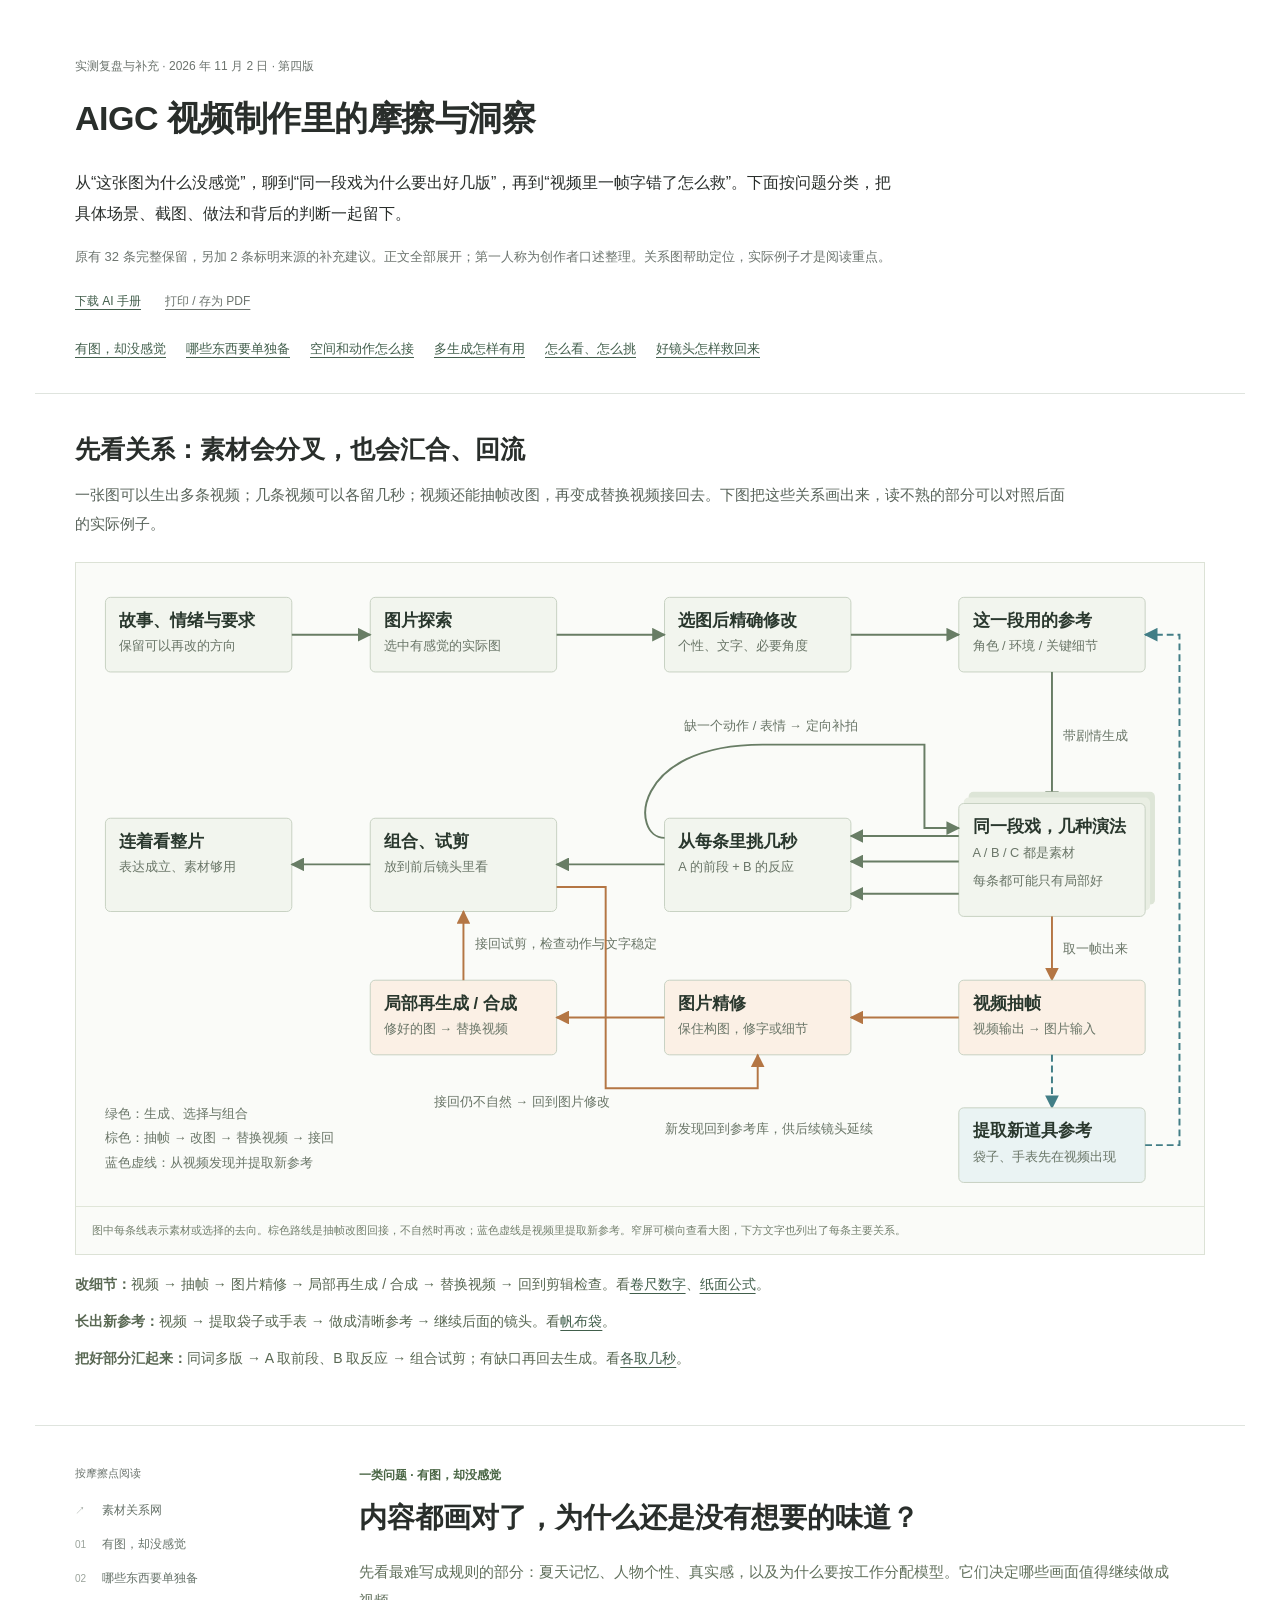
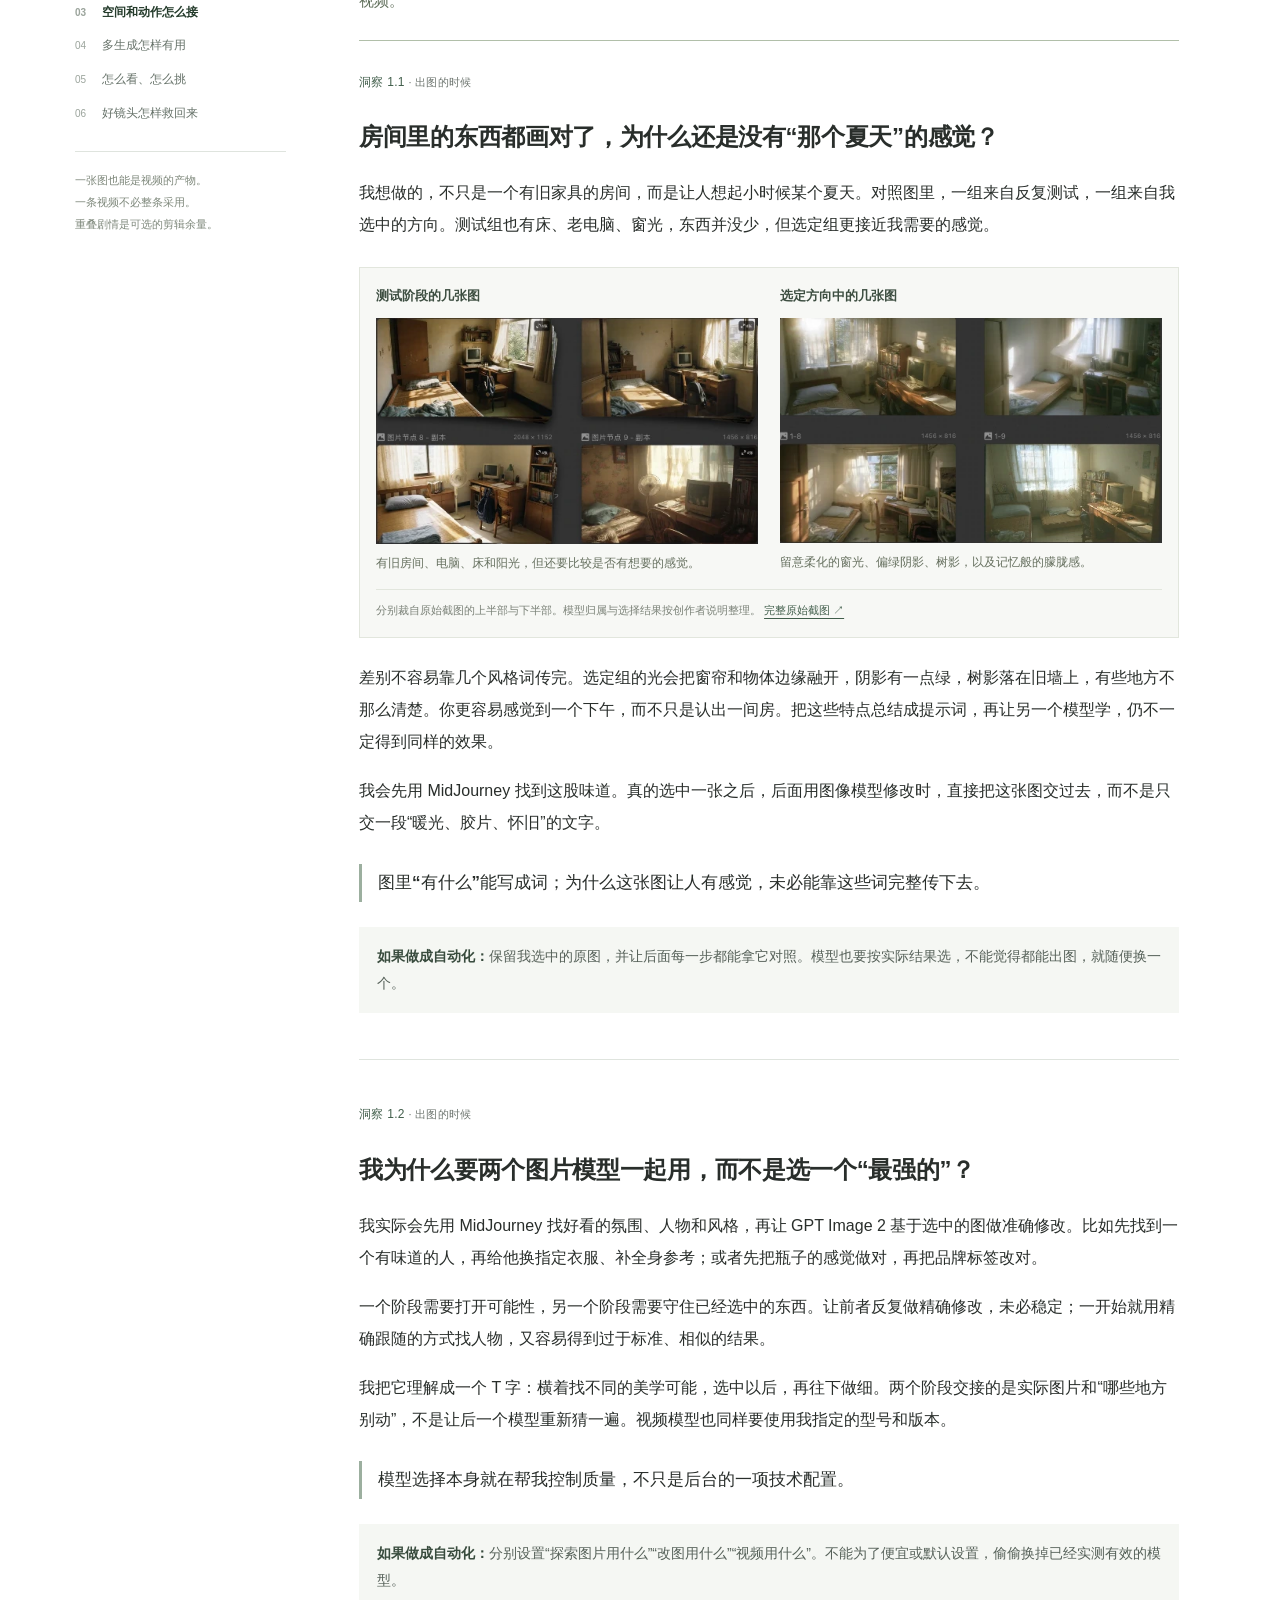
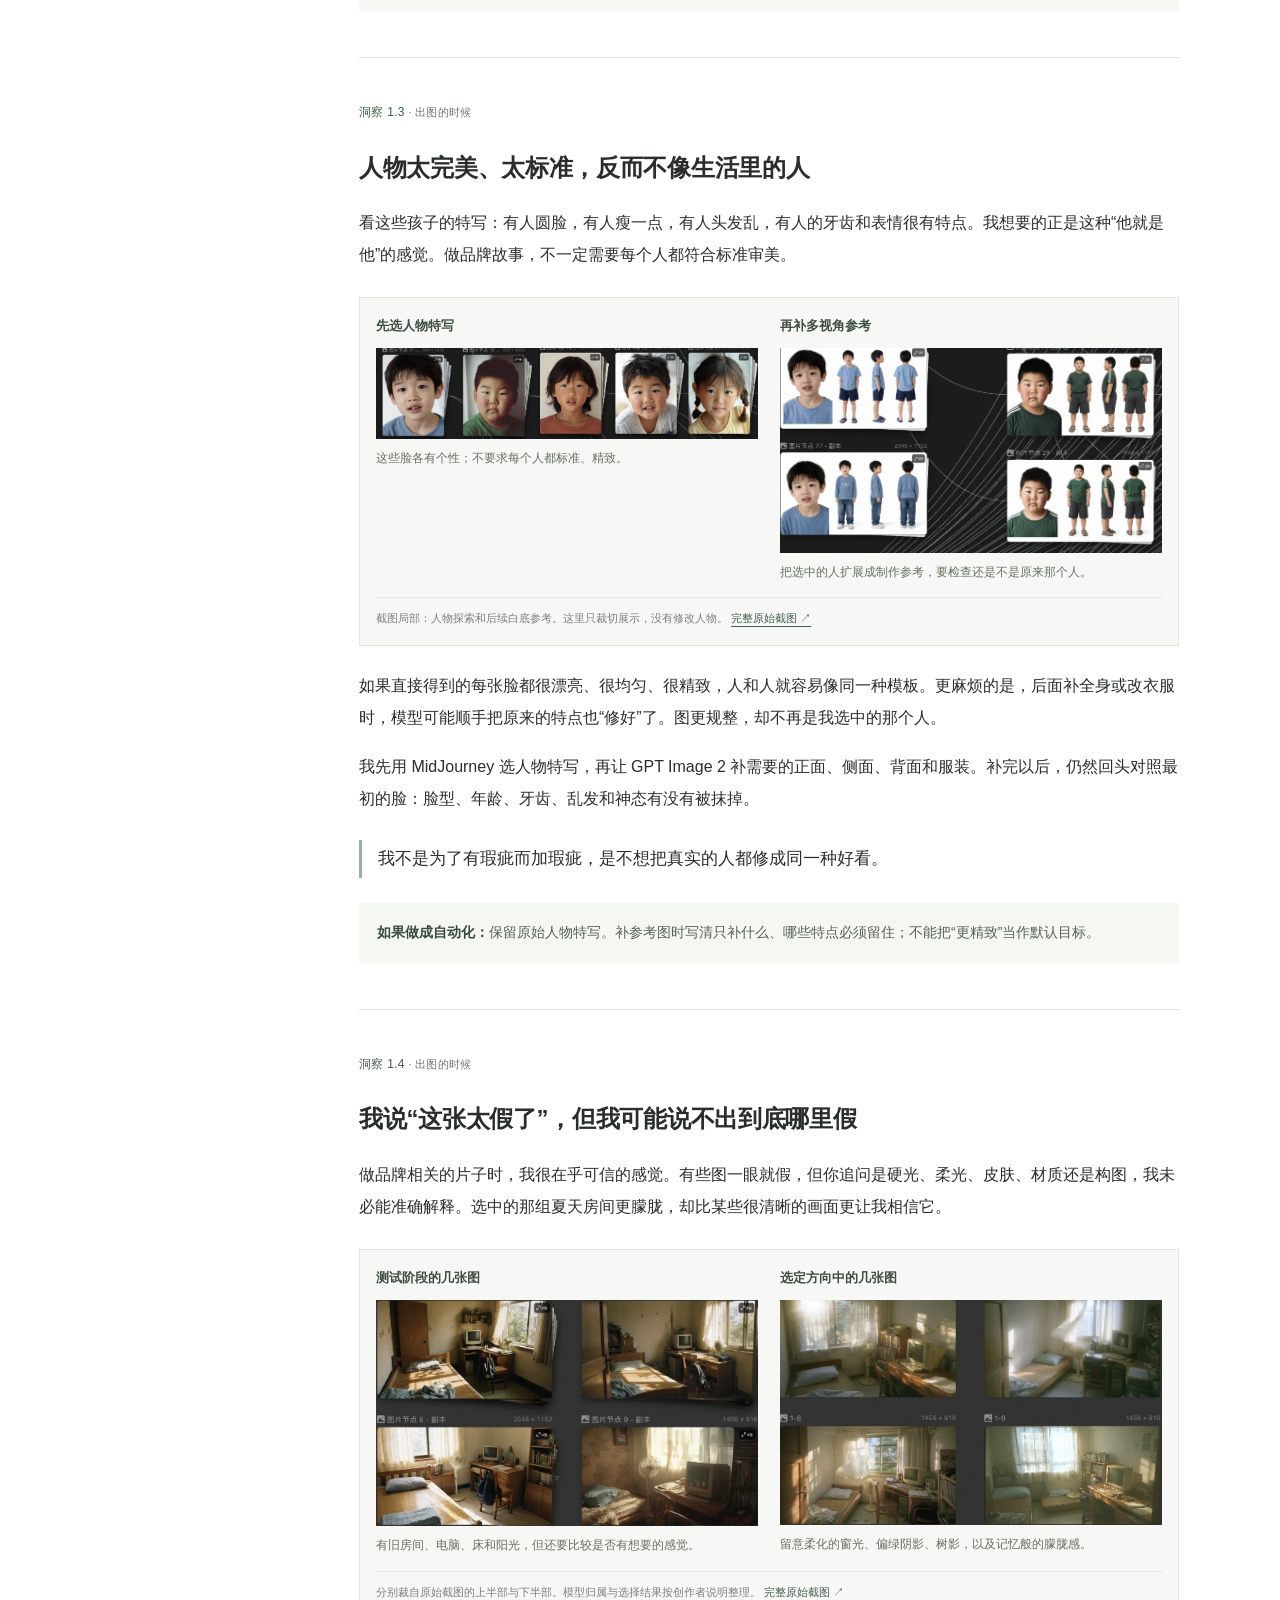
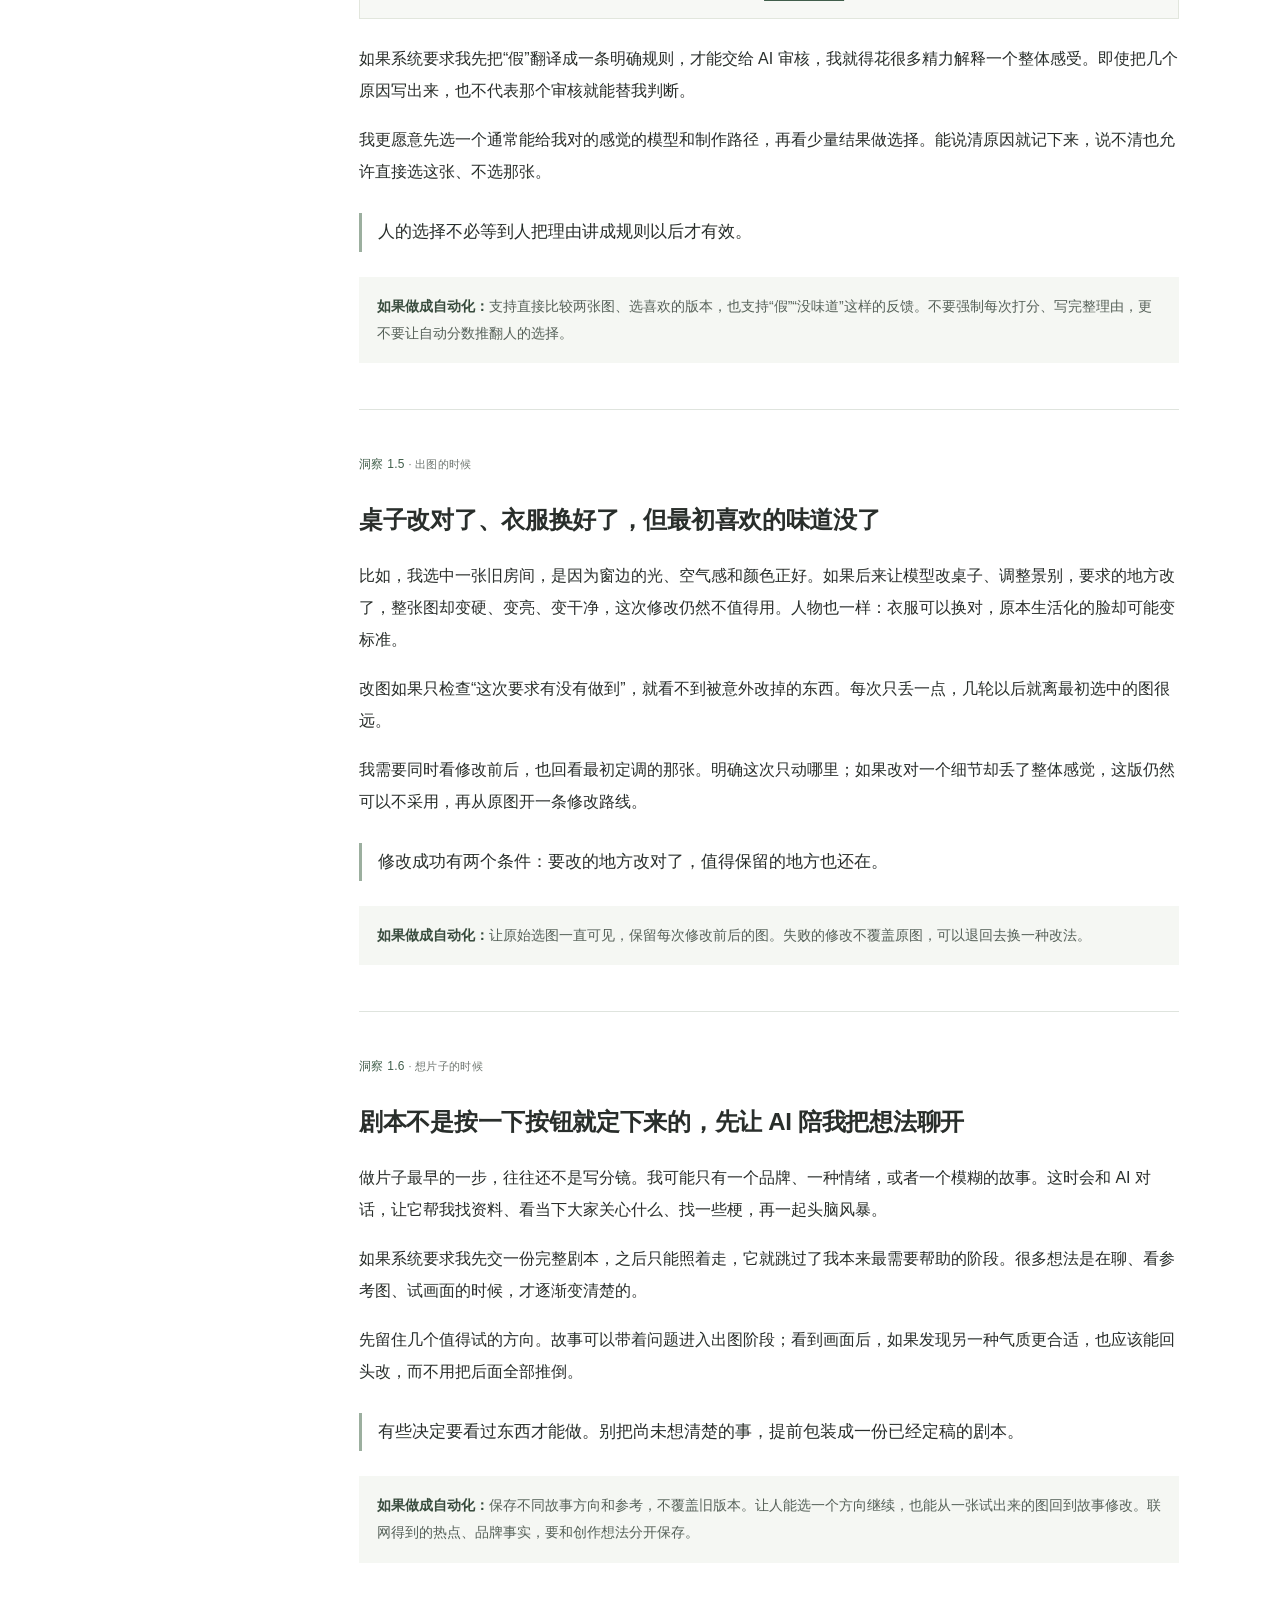
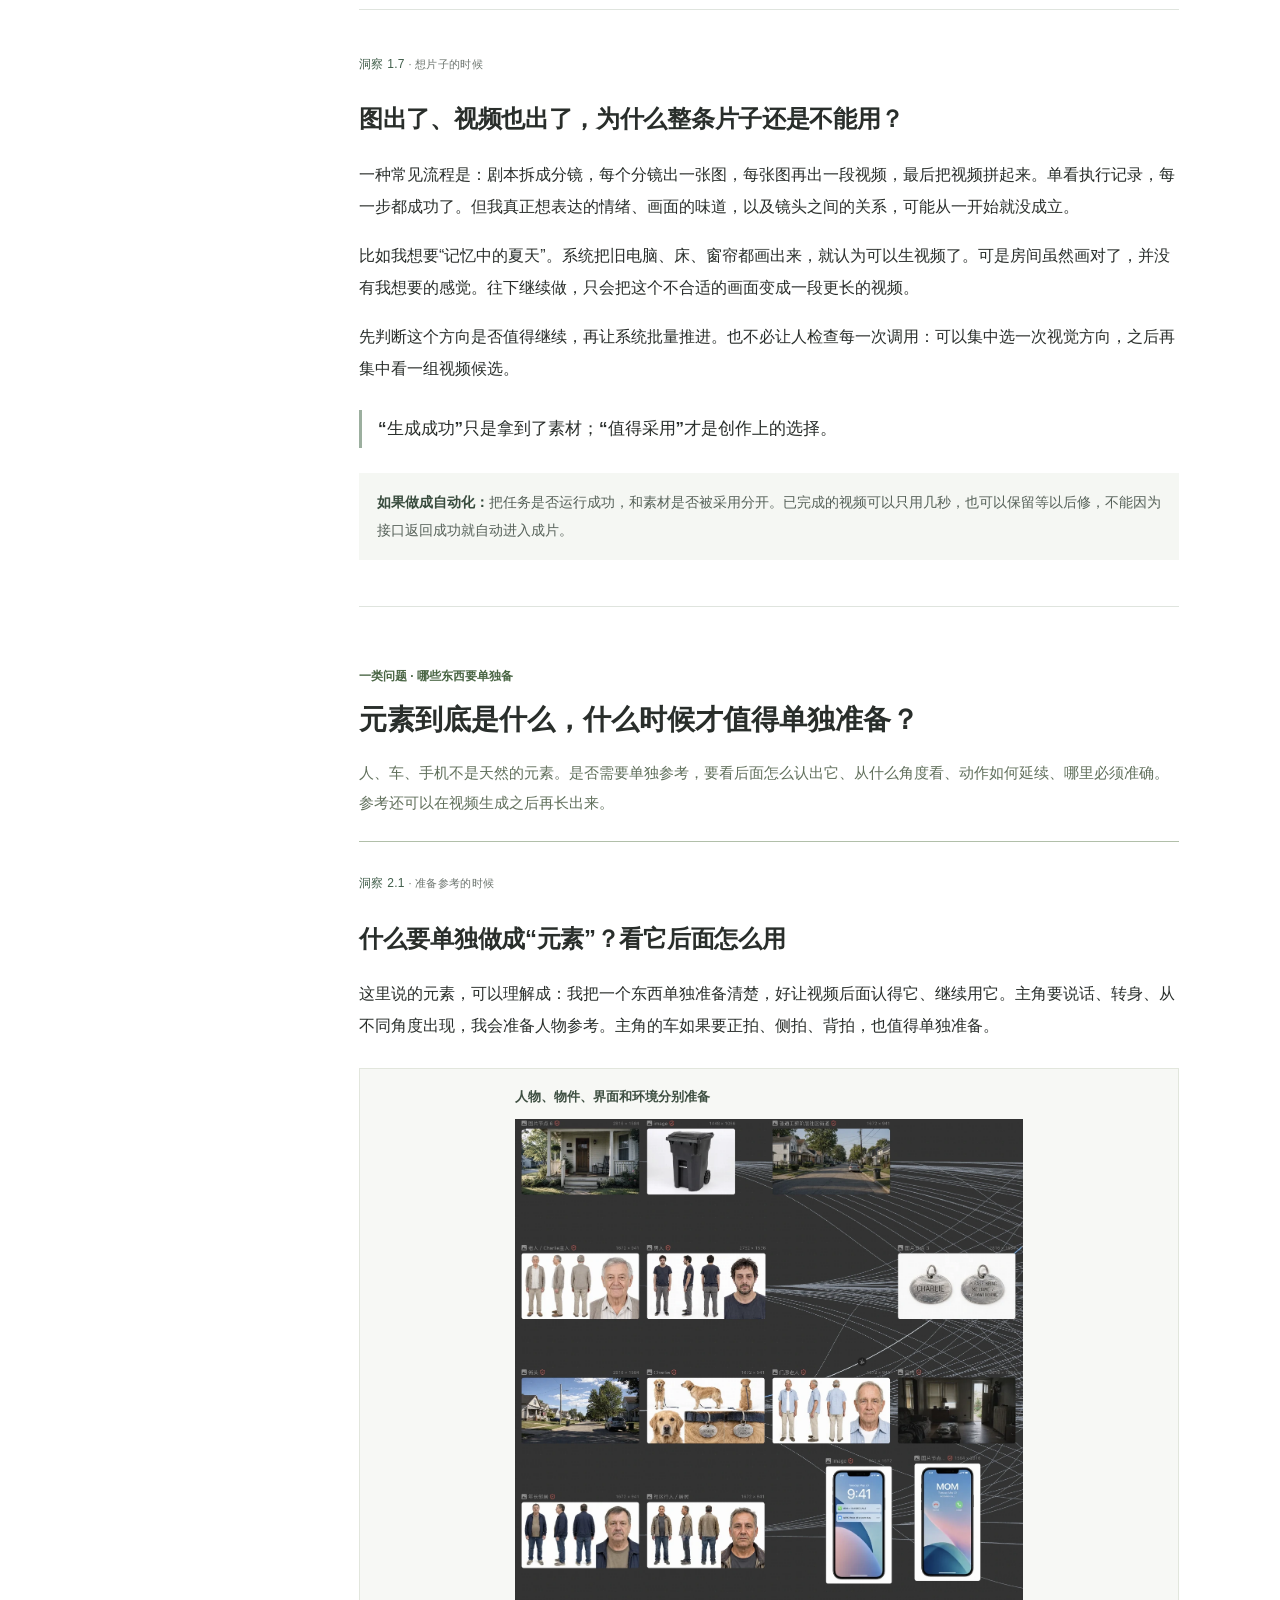
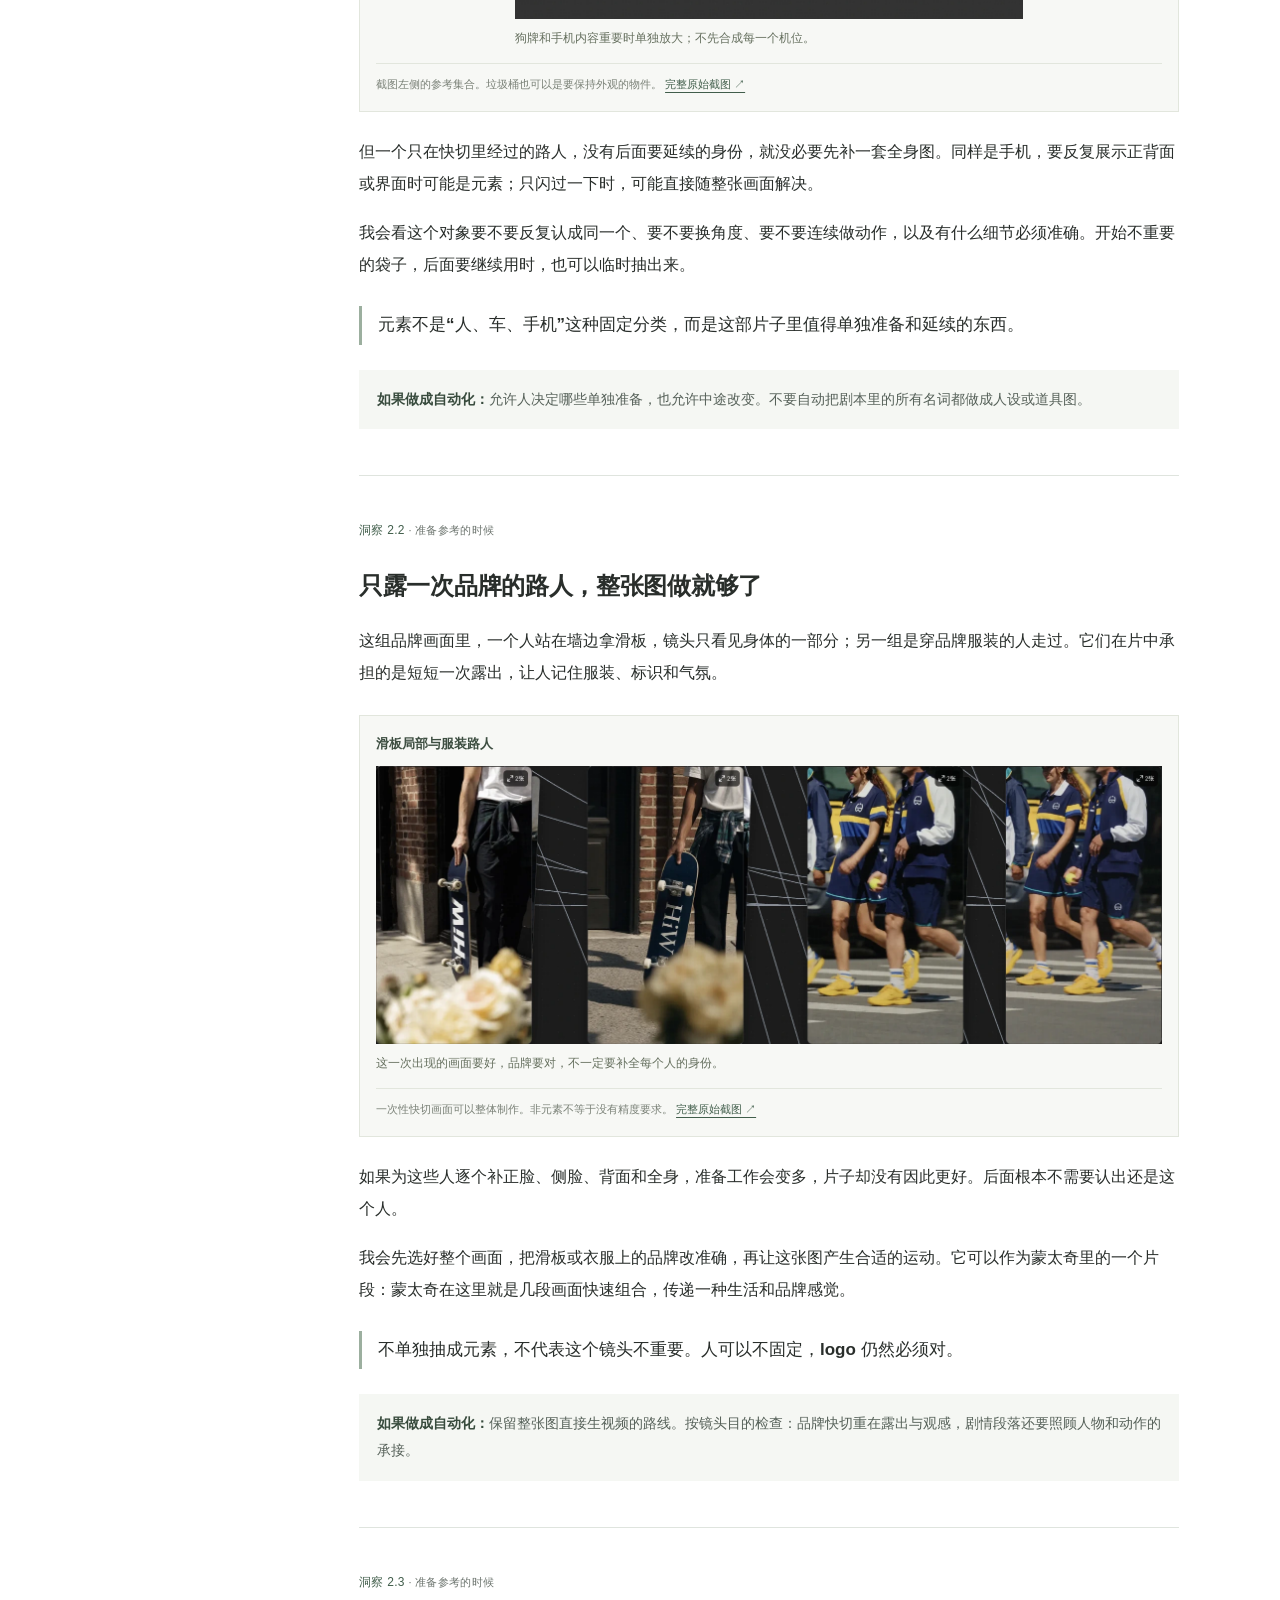
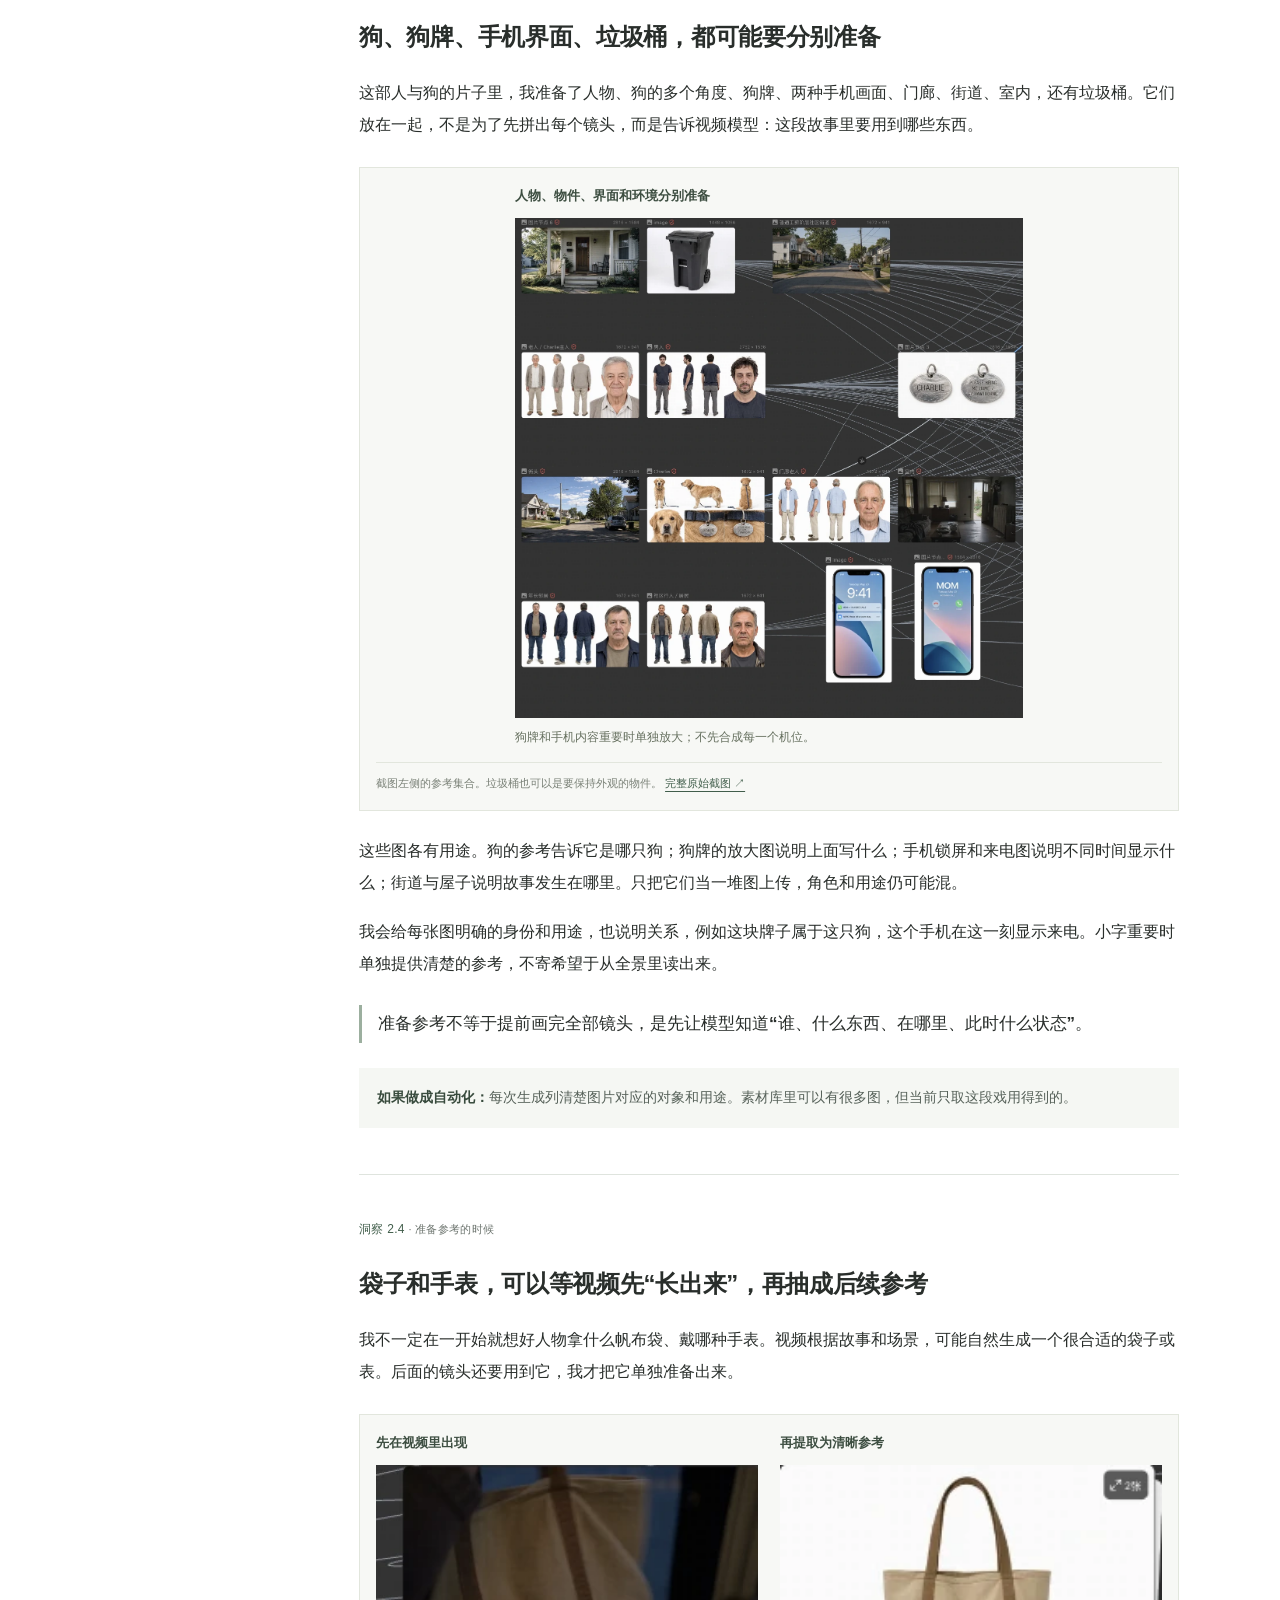
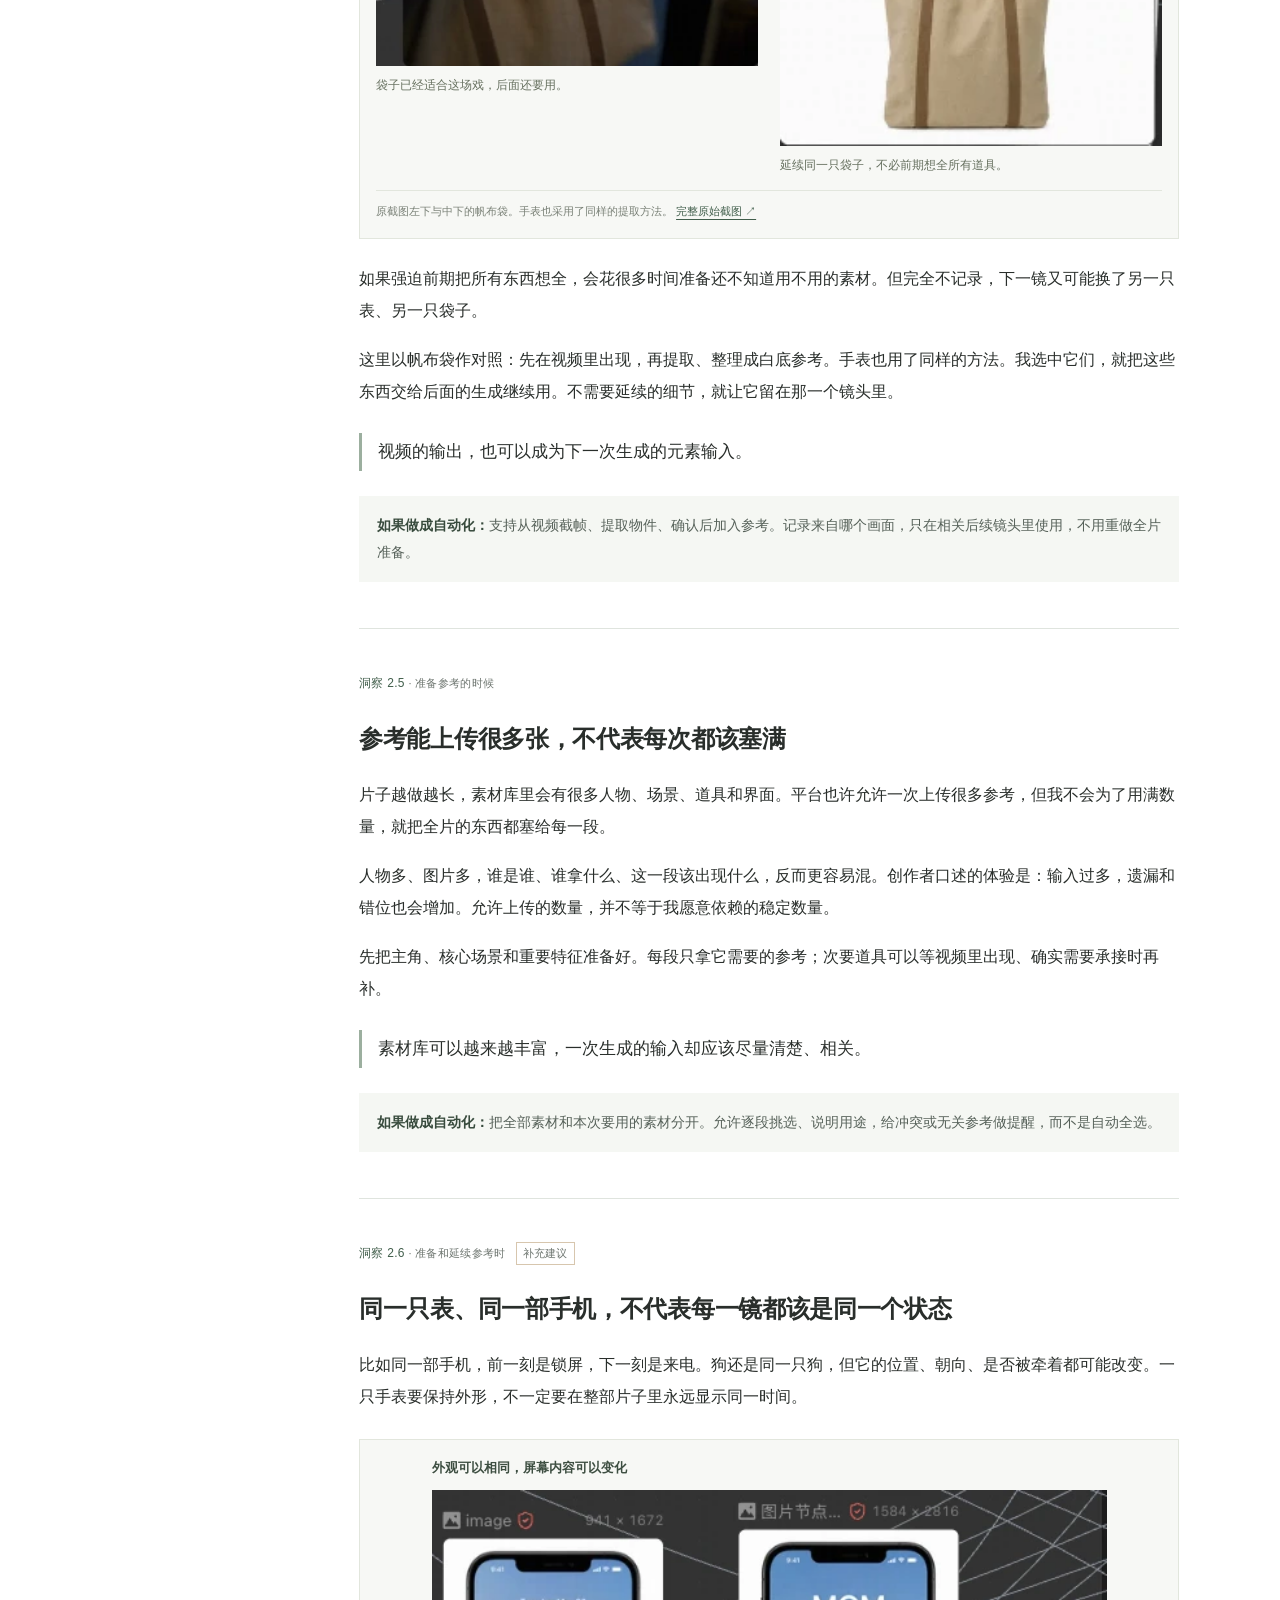
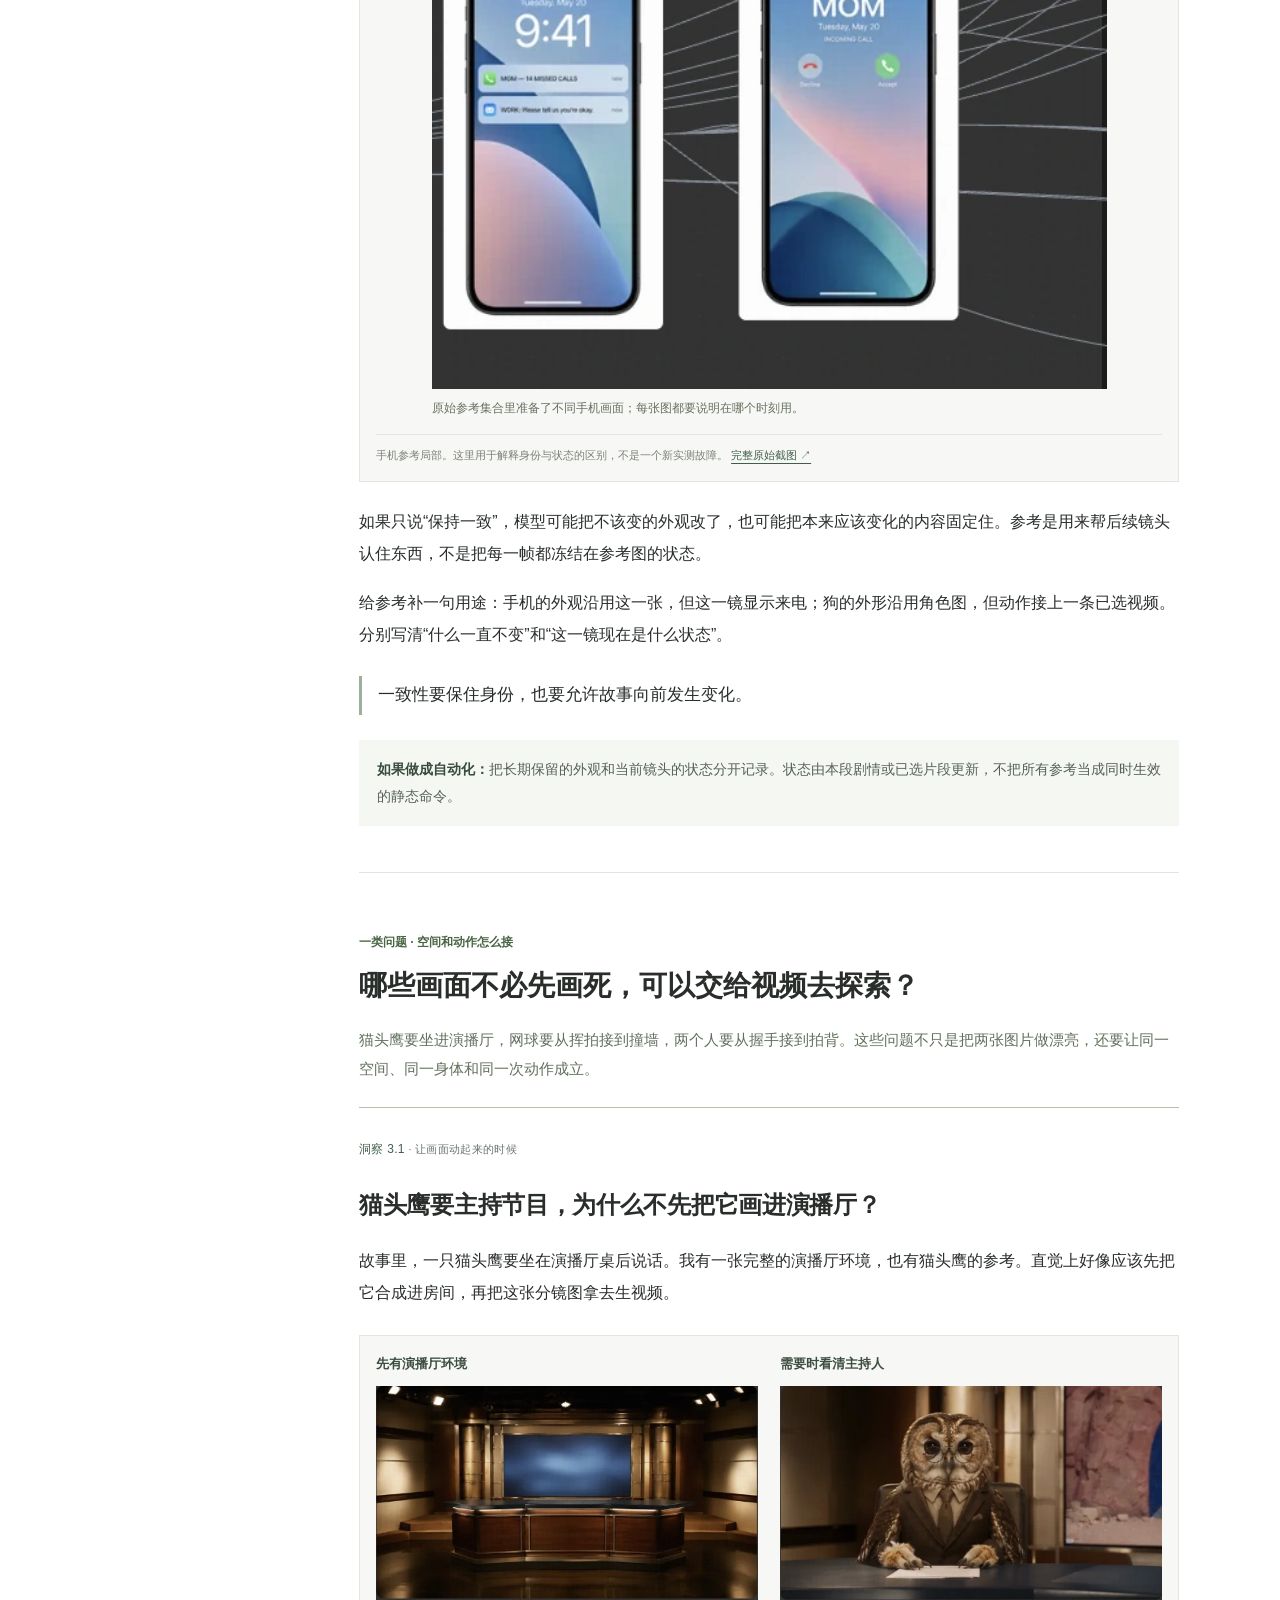
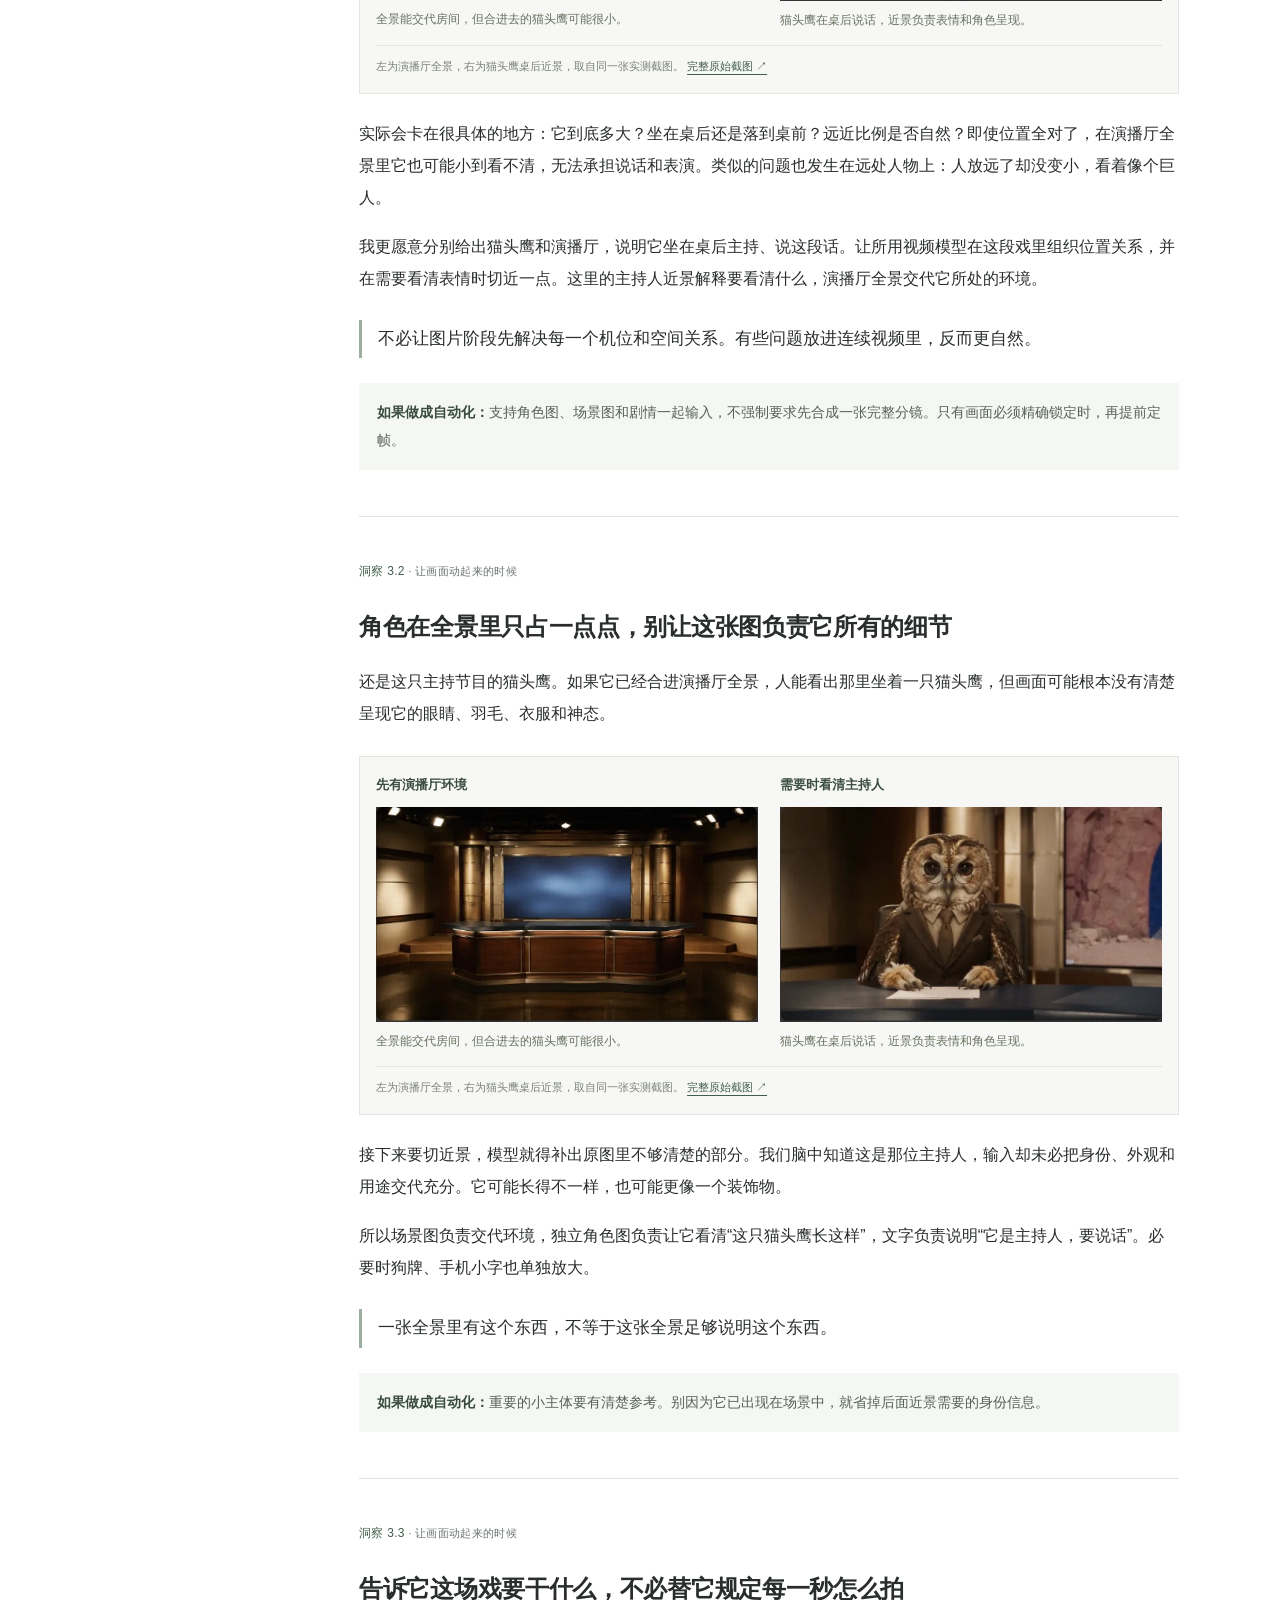
<file: index.html>
<!doctype html><html lang="zh-CN"><head><meta charset="utf-8"><meta name="viewport" content="width=device-width,initial-scale=1"><title>AIGC 视频制作里的摩擦与洞察</title><meta name="description" content="用真实截图解释审美、元素、连续动作、重叠生成、局部采用与视频抽帧改图的回路。"><link rel="icon" href="data:,"><link rel="stylesheet" href="style.css"></head><body>
<a href="#notes" class="skip">跳到洞察正文</a><header class="page-header" id="top"><p class="date">实测复盘与补充 · 2026 年 11 月 2 日 · 第四版</p><h1>AIGC 视频制作里的摩擦与洞察</h1><p class="intro">从“这张图为什么没感觉”，聊到“同一段戏为什么要出好几版”，再到“视频里一帧字错了怎么救”。下面按问题分类，把具体场景、截图、做法和背后的判断一起留下。</p><p class="editor-note">原有 32 条完整保留，另加 2 条标明来源的补充建议。正文全部展开；第一人称为创作者口述整理。关系图帮助定位，实际例子才是阅读重点。</p><div class="document-actions"><a href="AI_PLAYBOOK.md" download>下载 AI 手册</a><button id="print">打印 / 存为 PDF</button></div><nav class="topic-index" aria-label="按问题找洞察"><a href="#topic-01">有图，却没感觉</a><a href="#topic-02">哪些东西要单独备</a><a href="#topic-03">空间和动作怎么接</a><a href="#topic-04">多生成怎样有用</a><a href="#topic-05">怎么看、怎么挑</a><a href="#topic-06">好镜头怎样救回来</a></nav></header>
<section class="pipeline-overview network-overview" id="pipeline"><h2>先看关系：素材会分叉，也会汇合、回流</h2><p>一张图可以生出多条视频；几条视频可以各留几秒；视频还能抽帧改图，再变成替换视频接回去。下图把这些关系画出来，读不熟的部分可以对照后面的实际例子。</p><figure class="network-figure" id="network-diagram"><div class="diagram-scroll"><img src="assets/diagrams/network.svg" alt="素材关系网：同剧情多版本视频分别选段汇合；视频抽帧进入图片精修，再生成替换视频接回剪辑；视频中提取的新道具返回参考集合。" width="1150" height="655"></div><figcaption>图中每条线表示素材或选择的去向。棕色路线是抽帧改图回接，不自然时再改；蓝色虚线是视频里提取新参考。窄屏可横向查看大图，下方文字也列出了每条主要关系。</figcaption></figure>
<div class="network-reading"><p><strong>改细节：</strong>视频 → 抽帧 → 图片精修 → 局部再生成 / 合成 → 替换视频 → 回到剪辑检查。看<a href="#note-24">卷尺数字</a>、<a href="#note-25">纸面公式</a>。</p><p><strong>长出新参考：</strong>视频 → 提取袋子或手表 → 做成清晰参考 → 继续后面的镜头。看<a href="#note-28">帆布袋</a>。</p><p><strong>把好部分汇起来：</strong>同词多版 → A 取前段、B 取反应 → 组合试剪；有缺口再回去生成。看<a href="#note-22">各取几秒</a>。</p></div></section>
<div class="page-layout"><aside class="sidebar"><p class="toc-title">按摩擦点阅读</p><nav aria-label="洞察分类目录"><a href="#pipeline"><span>↗</span>素材关系网</a><a href="#topic-01"><span>01</span>有图，却没感觉</a><a href="#topic-02"><span>02</span>哪些东西要单独备</a><a href="#topic-03"><span>03</span>空间和动作怎么接</a><a href="#topic-04"><span>04</span>多生成怎样有用</a><a href="#topic-05"><span>05</span>怎么看、怎么挑</a><a href="#topic-06"><span>06</span>好镜头怎样救回来</a></nav><p class="sidebar-reminder">一张图也能是视频的产物。<br>一条视频不必整条采用。<br>重叠剧情是可选的剪辑余量。</p></aside><main id="notes"><section class="insight-topic" id="topic-01"><header class="topic-header"><p class="stage-kicker">一类问题 · 有图，却没感觉</p><h2>内容都画对了，为什么还是没有想要的味道？</h2><p>先看最难写成规则的部分：夏天记忆、人物个性、真实感，以及为什么要按工作分配模型。它们决定哪些画面值得继续做成视频。</p></header><article class="note" id="note-01"><header><p class="note-number">洞察 1.1 <span>· 出图的时候</span></p><h3>房间里的东西都画对了，为什么还是没有“那个夏天”的感觉？</h3></header><p>我想做的，不只是一个有旧家具的房间，而是让人想起小时候某个夏天。对照图里，一组来自反复测试，一组来自我选中的方向。测试组也有床、老电脑、窗光，东西并没少，但选定组更接近我需要的感觉。</p><figure class="example paired"><div class="figure-images"><div class="figure-part" style="width:100%;max-width:843px;margin-inline:auto"><p class="image-label">测试阶段的几张图</p><img src="assets/reading/summer-top.webp" alt="测试阶段的几张图：有旧房间、电脑、床和阳光，但还要比较是否有想要的感觉。" width="487" height="289" style="aspect-ratio:487/289" loading="lazy"><p class="image-description">有旧房间、电脑、床和阳光，但还要比较是否有想要的感觉。</p></div><div class="figure-part" style="width:100%;max-width:848px;margin-inline:auto"><p class="image-label">选定方向中的几张图</p><img src="assets/reading/summer-bottom.webp" alt="选定方向中的几张图：留意柔化的窗光、偏绿阴影、树影，以及记忆般的朦胧感。" width="487" height="287" style="aspect-ratio:487/287" loading="lazy"><p class="image-description">留意柔化的窗光、偏绿阴影、树影，以及记忆般的朦胧感。</p></div></div><figcaption>分别裁自原始截图的上半部与下半部。模型归属与选择结果按创作者说明整理。 <a href="assets/01-aesthetic.png" target="_blank" rel="noopener">完整原始截图 ↗</a></figcaption></figure><p>差别不容易靠几个风格词传完。选定组的光会把窗帘和物体边缘融开，阴影有一点绿，树影落在旧墙上，有些地方不那么清楚。你更容易感觉到一个下午，而不只是认出一间房。把这些特点总结成提示词，再让另一个模型学，仍不一定得到同样的效果。</p><p>我会先用 MidJourney 找到这股味道。真的选中一张之后，后面用图像模型修改时，直接把这张图交过去，而不是只交一段“暖光、胶片、怀旧”的文字。</p><p class="takeaway">图里“有什么”能写成词；为什么这张图让人有感觉，未必能靠这些词完整传下去。</p><p class="engine"><strong>如果做成自动化：</strong>保留我选中的原图，并让后面每一步都能拿它对照。模型也要按实际结果选，不能觉得都能出图，就随便换一个。</p></article><article class="note" id="note-02"><header><p class="note-number">洞察 1.2 <span>· 出图的时候</span></p><h3>我为什么要两个图片模型一起用，而不是选一个“最强的”？</h3></header><p>我实际会先用 MidJourney 找好看的氛围、人物和风格，再让 GPT Image 2 基于选中的图做准确修改。比如先找到一个有味道的人，再给他换指定衣服、补全身参考；或者先把瓶子的感觉做对，再把品牌标签改对。</p><p>一个阶段需要打开可能性，另一个阶段需要守住已经选中的东西。让前者反复做精确修改，未必稳定；一开始就用精确跟随的方式找人物，又容易得到过于标准、相似的结果。</p><p>我把它理解成一个 T 字：横着找不同的美学可能，选中以后，再往下做细。两个阶段交接的是实际图片和“哪些地方别动”，不是让后一个模型重新猜一遍。视频模型也同样要使用我指定的型号和版本。</p><p class="takeaway">模型选择本身就在帮我控制质量，不只是后台的一项技术配置。</p><p class="engine"><strong>如果做成自动化：</strong>分别设置“探索图片用什么”“改图用什么”“视频用什么”。不能为了便宜或默认设置，偷偷换掉已经实测有效的模型。</p></article><article class="note" id="note-03"><header><p class="note-number">洞察 1.3 <span>· 出图的时候</span></p><h3>人物太完美、太标准，反而不像生活里的人</h3></header><p>看这些孩子的特写：有人圆脸，有人瘦一点，有人头发乱，有人的牙齿和表情很有特点。我想要的正是这种“他就是他”的感觉。做品牌故事，不一定需要每个人都符合标准审美。</p><figure class="example paired wide"><div class="figure-images"><div class="figure-part" style="width:100%;max-width:2087px;margin-inline:auto"><p class="image-label">先选人物特写</p><img src="assets/reading/character-faces.webp" alt="先选人物特写：这些脸各有个性；不要求每个人都标准、精致。" width="1085" height="260" style="aspect-ratio:1085/260" loading="lazy"><p class="image-description">这些脸各有个性；不要求每个人都标准、精致。</p></div><div class="figure-part" style="width:100%;max-width:931px;margin-inline:auto"><p class="image-label">再补多视角参考</p><img src="assets/reading/character-sheets.webp" alt="再补多视角参考：把选中的人扩展成制作参考，要检查还是不是原来那个人。" width="810" height="435" style="aspect-ratio:810/435" loading="lazy"><p class="image-description">把选中的人扩展成制作参考，要检查还是不是原来那个人。</p></div></div><figcaption>截图局部：人物探索和后续白底参考。这里只裁切展示，没有修改人物。 <a href="assets/02-characters.png" target="_blank" rel="noopener">完整原始截图 ↗</a></figcaption></figure><p>如果直接得到的每张脸都很漂亮、很均匀、很精致，人和人就容易像同一种模板。更麻烦的是，后面补全身或改衣服时，模型可能顺手把原来的特点也“修好”了。图更规整，却不再是我选中的那个人。</p><p>我先用 MidJourney 选人物特写，再让 GPT Image 2 补需要的正面、侧面、背面和服装。补完以后，仍然回头对照最初的脸：脸型、年龄、牙齿、乱发和神态有没有被抹掉。</p><p class="takeaway">我不是为了有瑕疵而加瑕疵，是不想把真实的人都修成同一种好看。</p><p class="engine"><strong>如果做成自动化：</strong>保留原始人物特写。补参考图时写清只补什么、哪些特点必须留住；不能把“更精致”当作默认目标。</p></article><article class="note" id="note-04"><header><p class="note-number">洞察 1.4 <span>· 出图的时候</span></p><h3>我说“这张太假了”，但我可能说不出到底哪里假</h3></header><p>做品牌相关的片子时，我很在乎可信的感觉。有些图一眼就假，但你追问是硬光、柔光、皮肤、材质还是构图，我未必能准确解释。选中的那组夏天房间更朦胧，却比某些很清晰的画面更让我相信它。</p><figure class="example paired"><div class="figure-images"><div class="figure-part" style="width:100%;max-width:843px;margin-inline:auto"><p class="image-label">测试阶段的几张图</p><img src="assets/reading/summer-top.webp" alt="测试阶段的几张图：有旧房间、电脑、床和阳光，但还要比较是否有想要的感觉。" width="487" height="289" style="aspect-ratio:487/289" loading="lazy"><p class="image-description">有旧房间、电脑、床和阳光，但还要比较是否有想要的感觉。</p></div><div class="figure-part" style="width:100%;max-width:848px;margin-inline:auto"><p class="image-label">选定方向中的几张图</p><img src="assets/reading/summer-bottom.webp" alt="选定方向中的几张图：留意柔化的窗光、偏绿阴影、树影，以及记忆般的朦胧感。" width="487" height="287" style="aspect-ratio:487/287" loading="lazy"><p class="image-description">留意柔化的窗光、偏绿阴影、树影，以及记忆般的朦胧感。</p></div></div><figcaption>分别裁自原始截图的上半部与下半部。模型归属与选择结果按创作者说明整理。 <a href="assets/01-aesthetic.png" target="_blank" rel="noopener">完整原始截图 ↗</a></figcaption></figure><p>如果系统要求我先把“假”翻译成一条明确规则，才能交给 AI 审核，我就得花很多精力解释一个整体感受。即使把几个原因写出来，也不代表那个审核就能替我判断。</p><p>我更愿意先选一个通常能给我对的感觉的模型和制作路径，再看少量结果做选择。能说清原因就记下来，说不清也允许直接选这张、不选那张。</p><p class="takeaway">人的选择不必等到人把理由讲成规则以后才有效。</p><p class="engine"><strong>如果做成自动化：</strong>支持直接比较两张图、选喜欢的版本，也支持“假”“没味道”这样的反馈。不要强制每次打分、写完整理由，更不要让自动分数推翻人的选择。</p></article><article class="note" id="note-05"><header><p class="note-number">洞察 1.5 <span>· 出图的时候</span></p><h3>桌子改对了、衣服换好了，但最初喜欢的味道没了</h3></header><p>比如，我选中一张旧房间，是因为窗边的光、空气感和颜色正好。如果后来让模型改桌子、调整景别，要求的地方改了，整张图却变硬、变亮、变干净，这次修改仍然不值得用。人物也一样：衣服可以换对，原本生活化的脸却可能变标准。</p><p>改图如果只检查“这次要求有没有做到”，就看不到被意外改掉的东西。每次只丢一点，几轮以后就离最初选中的图很远。</p><p>我需要同时看修改前后，也回看最初定调的那张。明确这次只动哪里；如果改对一个细节却丢了整体感觉，这版仍然可以不采用，再从原图开一条修改路线。</p><p class="takeaway">修改成功有两个条件：要改的地方改对了，值得保留的地方也还在。</p><p class="engine"><strong>如果做成自动化：</strong>让原始选图一直可见，保留每次修改前后的图。失败的修改不覆盖原图，可以退回去换一种改法。</p></article><article class="note" id="note-06"><header><p class="note-number">洞察 1.6 <span>· 想片子的时候</span></p><h3>剧本不是按一下按钮就定下来的，先让 AI 陪我把想法聊开</h3></header><p>做片子最早的一步，往往还不是写分镜。我可能只有一个品牌、一种情绪，或者一个模糊的故事。这时会和 AI 对话，让它帮我找资料、看当下大家关心什么、找一些梗，再一起头脑风暴。</p><p>如果系统要求我先交一份完整剧本，之后只能照着走，它就跳过了我本来最需要帮助的阶段。很多想法是在聊、看参考图、试画面的时候，才逐渐变清楚的。</p><p>先留住几个值得试的方向。故事可以带着问题进入出图阶段；看到画面后，如果发现另一种气质更合适，也应该能回头改，而不用把后面全部推倒。</p><p class="takeaway">有些决定要看过东西才能做。别把尚未想清楚的事，提前包装成一份已经定稿的剧本。</p><p class="engine"><strong>如果做成自动化：</strong>保存不同故事方向和参考，不覆盖旧版本。让人能选一个方向继续，也能从一张试出来的图回到故事修改。联网得到的热点、品牌事实，要和创作想法分开保存。</p></article><article class="note" id="note-07"><header><p class="note-number">洞察 1.7 <span>· 想片子的时候</span></p><h3>图出了、视频也出了，为什么整条片子还是不能用？</h3></header><p>一种常见流程是：剧本拆成分镜，每个分镜出一张图，每张图再出一段视频，最后把视频拼起来。单看执行记录，每一步都成功了。但我真正想表达的情绪、画面的味道，以及镜头之间的关系，可能从一开始就没成立。</p><p>比如我想要“记忆中的夏天”。系统把旧电脑、床、窗帘都画出来，就认为可以生视频了。可是房间虽然画对了，并没有我想要的感觉。往下继续做，只会把这个不合适的画面变成一段更长的视频。</p><p>先判断这个方向是否值得继续，再让系统批量推进。也不必让人检查每一次调用：可以集中选一次视觉方向，之后再集中看一组视频候选。</p><p class="takeaway">“生成成功”只是拿到了素材；“值得采用”才是创作上的选择。</p><p class="engine"><strong>如果做成自动化：</strong>把任务是否运行成功，和素材是否被采用分开。已完成的视频可以只用几秒，也可以保留等以后修，不能因为接口返回成功就自动进入成片。</p></article></section><section class="insight-topic" id="topic-02"><header class="topic-header"><p class="stage-kicker">一类问题 · 哪些东西要单独备</p><h2>元素到底是什么，什么时候才值得单独准备？</h2><p>人、车、手机不是天然的元素。是否需要单独参考，要看后面怎么认出它、从什么角度看、动作如何延续、哪里必须准确。参考还可以在视频生成之后再长出来。</p></header><article class="note" id="note-08"><header><p class="note-number">洞察 2.1 <span>· 准备参考的时候</span></p><h3>什么要单独做成“元素”？看它后面怎么用</h3></header><p>这里说的元素，可以理解成：我把一个东西单独准备清楚，好让视频后面认得它、继续用它。主角要说话、转身、从不同角度出现，我会准备人物参考。主角的车如果要正拍、侧拍、背拍，也值得单独准备。</p><figure class="example single wide"><div class="figure-images"><div class="figure-part" style="width:100%;max-width:508px;margin-inline:auto"><p class="image-label">人物、物件、界面和环境分别准备</p><img src="assets/reading/entities.webp" alt="人物、物件、界面和环境分别准备：狗牌和手机内容重要时单独放大；不先合成每一个机位。" width="1305" height="1285" style="aspect-ratio:1305/1285" loading="lazy"><p class="image-description">狗牌和手机内容重要时单独放大；不先合成每一个机位。</p></div></div><figcaption>截图左侧的参考集合。垃圾桶也可以是要保持外观的物件。 <a href="assets/12-entities.png" target="_blank" rel="noopener">完整原始截图 ↗</a></figcaption></figure><p>但一个只在快切里经过的路人，没有后面要延续的身份，就没必要先补一套全身图。同样是手机，要反复展示正背面或界面时可能是元素；只闪过一下时，可能直接随整张画面解决。</p><p>我会看这个对象要不要反复认成同一个、要不要换角度、要不要连续做动作，以及有什么细节必须准确。开始不重要的袋子，后面要继续用时，也可以临时抽出来。</p><p class="takeaway">元素不是“人、车、手机”这种固定分类，而是这部片子里值得单独准备和延续的东西。</p><p class="engine"><strong>如果做成自动化：</strong>允许人决定哪些单独准备，也允许中途改变。不要自动把剧本里的所有名词都做成人设或道具图。</p></article><article class="note" id="note-09"><header><p class="note-number">洞察 2.2 <span>· 准备参考的时候</span></p><h3>只露一次品牌的路人，整张图做就够了</h3></header><p>这组品牌画面里，一个人站在墙边拿滑板，镜头只看见身体的一部分；另一组是穿品牌服装的人走过。它们在片中承担的是短短一次露出，让人记住服装、标识和气氛。</p><figure class="example single"><div class="figure-images"><div class="figure-part" style="width:100%;max-width:1415px;margin-inline:auto"><p class="image-label">滑板局部与服装路人</p><img src="assets/reading/brand.webp" alt="滑板局部与服装路人：这一次出现的画面要好，品牌要对，不一定要补全每个人的身份。" width="1582" height="559" style="aspect-ratio:1582/559" loading="lazy"><p class="image-description">这一次出现的画面要好，品牌要对，不一定要补全每个人的身份。</p></div></div><figcaption>一次性快切画面可以整体制作。非元素不等于没有精度要求。 <a href="assets/07-brand.png" target="_blank" rel="noopener">完整原始截图 ↗</a></figcaption></figure><p>如果为这些人逐个补正脸、侧脸、背面和全身，准备工作会变多，片子却没有因此更好。后面根本不需要认出还是这个人。</p><p>我会先选好整个画面，把滑板或衣服上的品牌改准确，再让这张图产生合适的运动。它可以作为蒙太奇里的一个片段：蒙太奇在这里就是几段画面快速组合，传递一种生活和品牌感觉。</p><p class="takeaway">不单独抽成元素，不代表这个镜头不重要。人可以不固定，logo 仍然必须对。</p><p class="engine"><strong>如果做成自动化：</strong>保留整张图直接生视频的路线。按镜头目的检查：品牌快切重在露出与观感，剧情段落还要照顾人物和动作的承接。</p></article><article class="note" id="note-10"><header><p class="note-number">洞察 2.3 <span>· 准备参考的时候</span></p><h3>狗、狗牌、手机界面、垃圾桶，都可能要分别准备</h3></header><p>这部人与狗的片子里，我准备了人物、狗的多个角度、狗牌、两种手机画面、门廊、街道、室内，还有垃圾桶。它们放在一起，不是为了先拼出每个镜头，而是告诉视频模型：这段故事里要用到哪些东西。</p><figure class="example single wide"><div class="figure-images"><div class="figure-part" style="width:100%;max-width:508px;margin-inline:auto"><p class="image-label">人物、物件、界面和环境分别准备</p><img src="assets/reading/entities.webp" alt="人物、物件、界面和环境分别准备：狗牌和手机内容重要时单独放大；不先合成每一个机位。" width="1305" height="1285" style="aspect-ratio:1305/1285" loading="lazy"><p class="image-description">狗牌和手机内容重要时单独放大；不先合成每一个机位。</p></div></div><figcaption>截图左侧的参考集合。垃圾桶也可以是要保持外观的物件。 <a href="assets/12-entities.png" target="_blank" rel="noopener">完整原始截图 ↗</a></figcaption></figure><p>这些图各有用途。狗的参考告诉它是哪只狗；狗牌的放大图说明上面写什么；手机锁屏和来电图说明不同时间显示什么；街道与屋子说明故事发生在哪里。只把它们当一堆图上传，角色和用途仍可能混。</p><p>我会给每张图明确的身份和用途，也说明关系，例如这块牌子属于这只狗，这个手机在这一刻显示来电。小字重要时单独提供清楚的参考，不寄希望于从全景里读出来。</p><p class="takeaway">准备参考不等于提前画完全部镜头，是先让模型知道“谁、什么东西、在哪里、此时什么状态”。</p><p class="engine"><strong>如果做成自动化：</strong>每次生成列清楚图片对应的对象和用途。素材库里可以有很多图，但当前只取这段戏用得到的。</p></article><article class="note" id="note-28"><header><p class="note-number">洞察 2.4 <span>· 准备参考的时候</span></p><h3>袋子和手表，可以等视频先“长出来”，再抽成后续参考</h3></header><p>我不一定在一开始就想好人物拿什么帆布袋、戴哪种手表。视频根据故事和场景，可能自然生成一个很合适的袋子或表。后面的镜头还要用到它，我才把它单独准备出来。</p><figure class="example paired"><div class="figure-images"><div class="figure-part" style="width:100%;max-width:951px;margin-inline:auto"><p class="image-label">先在视频里出现</p><img src="assets/reading/bag-frame.webp" alt="先在视频里出现：袋子已经适合这场戏，后面还要用。" width="329" height="173" style="aspect-ratio:329/173" loading="lazy"><p class="image-description">袋子已经适合这场戏，后面还要用。</p></div><div class="figure-part" style="width:100%;max-width:680px;margin-inline:auto"><p class="image-label">再提取为清晰参考</p><img src="assets/reading/bag-reference.webp" alt="再提取为清晰参考：延续同一只袋子，不必前期想全所有道具。" width="234" height="172" style="aspect-ratio:234/172" loading="lazy"><p class="image-description">延续同一只袋子，不必前期想全所有道具。</p></div></div><figcaption>原截图左下与中下的帆布袋。手表也采用了同样的提取方法。 <a href="assets/11-emergent.png" target="_blank" rel="noopener">完整原始截图 ↗</a></figcaption></figure><p>如果强迫前期把所有东西想全，会花很多时间准备还不知道用不用的素材。但完全不记录，下一镜又可能换了另一只表、另一只袋子。</p><p>这里以帆布袋作对照：先在视频里出现，再提取、整理成白底参考。手表也用了同样的方法。我选中它们，就把这些东西交给后面的生成继续用。不需要延续的细节，就让它留在那一个镜头里。</p><p class="takeaway">视频的输出，也可以成为下一次生成的元素输入。</p><p class="engine"><strong>如果做成自动化：</strong>支持从视频截帧、提取物件、确认后加入参考。记录来自哪个画面，只在相关后续镜头里使用，不用重做全片准备。</p></article><article class="note" id="note-29"><header><p class="note-number">洞察 2.5 <span>· 准备参考的时候</span></p><h3>参考能上传很多张，不代表每次都该塞满</h3></header><p>片子越做越长，素材库里会有很多人物、场景、道具和界面。平台也许允许一次上传很多参考，但我不会为了用满数量，就把全片的东西都塞给每一段。</p><p>人物多、图片多，谁是谁、谁拿什么、这一段该出现什么，反而更容易混。创作者口述的体验是：输入过多，遗漏和错位也会增加。允许上传的数量，并不等于我愿意依赖的稳定数量。</p><p>先把主角、核心场景和重要特征准备好。每段只拿它需要的参考；次要道具可以等视频里出现、确实需要承接时再补。</p><p class="takeaway">素材库可以越来越丰富，一次生成的输入却应该尽量清楚、相关。</p><p class="engine"><strong>如果做成自动化：</strong>把全部素材和本次要用的素材分开。允许逐段挑选、说明用途，给冲突或无关参考做提醒，而不是自动全选。</p></article><article class="note" id="note-33"><header><p class="note-number">洞察 2.6 <span>· 准备和延续参考时</span><span class="origin-badge">补充建议</span></p><h3>同一只表、同一部手机，不代表每一镜都该是同一个状态</h3></header><p>比如同一部手机，前一刻是锁屏，下一刻是来电。狗还是同一只狗，但它的位置、朝向、是否被牵着都可能改变。一只手表要保持外形，不一定要在整部片子里永远显示同一时间。</p><figure class="example single"><div class="figure-images"><div class="figure-part" style="width:100%;max-width:675px;margin-inline:auto"><p class="image-label">外观可以相同，屏幕内容可以变化</p><img src="assets/reading/phone-states.webp" alt="外观可以相同，屏幕内容可以变化：原始参考集合里准备了不同手机画面；每张图都要说明在哪个时刻用。" width="520" height="385" style="aspect-ratio:520/385" loading="lazy"><p class="image-description">原始参考集合里准备了不同手机画面；每张图都要说明在哪个时刻用。</p></div></div><figcaption>手机参考局部。这里用于解释身份与状态的区别，不是一个新实测故障。 <a href="assets/12-entities.png" target="_blank" rel="noopener">完整原始截图 ↗</a></figcaption></figure><p>如果只说“保持一致”，模型可能把不该变的外观改了，也可能把本来应该变化的内容固定住。参考是用来帮后续镜头认住东西，不是把每一帧都冻结在参考图的状态。</p><p>给参考补一句用途：手机的外观沿用这一张，但这一镜显示来电；狗的外形沿用角色图，但动作接上一条已选视频。分别写清“什么一直不变”和“这一镜现在是什么状态”。</p><p class="takeaway">一致性要保住身份，也要允许故事向前发生变化。</p><p class="engine"><strong>如果做成自动化：</strong>把长期保留的外观和当前镜头的状态分开记录。状态由本段剧情或已选片段更新，不把所有参考当成同时生效的静态命令。</p></article></section><section class="insight-topic" id="topic-03"><header class="topic-header"><p class="stage-kicker">一类问题 · 空间和动作怎么接</p><h2>哪些画面不必先画死，可以交给视频去探索？</h2><p>猫头鹰要坐进演播厅，网球要从挥拍接到撞墙，两个人要从握手接到拍背。这些问题不只是把两张图片做漂亮，还要让同一空间、同一身体和同一次动作成立。</p></header><article class="note" id="note-11"><header><p class="note-number">洞察 3.1 <span>· 让画面动起来的时候</span></p><h3>猫头鹰要主持节目，为什么不先把它画进演播厅？</h3></header><p>故事里，一只猫头鹰要坐在演播厅桌后说话。我有一张完整的演播厅环境，也有猫头鹰的参考。直觉上好像应该先把它合成进房间，再把这张分镜图拿去生视频。</p><figure class="example paired"><div class="figure-images"><div class="figure-part" style="width:100%;max-width:889px;margin-inline:auto"><p class="image-label">先有演播厅环境</p><img src="assets/reading/owl-wide.webp" alt="先有演播厅环境：全景能交代房间，但合进去的猫头鹰可能很小。" width="503" height="283" style="aspect-ratio:503/283" loading="lazy"><p class="image-description">全景能交代房间，但合进去的猫头鹰可能很小。</p></div><div class="figure-part" style="width:100%;max-width:887px;margin-inline:auto"><p class="image-label">需要时看清主持人</p><img src="assets/reading/owl-close.webp" alt="需要时看清主持人：猫头鹰在桌后说话，近景负责表情和角色呈现。" width="502" height="283" style="aspect-ratio:502/283" loading="lazy"><p class="image-description">猫头鹰在桌后说话，近景负责表情和角色呈现。</p></div></div><figcaption>左为演播厅全景，右为猫头鹰桌后近景，取自同一张实测截图。 <a href="assets/06-owl.png" target="_blank" rel="noopener">完整原始截图 ↗</a></figcaption></figure><p>实际会卡在很具体的地方：它到底多大？坐在桌后还是落到桌前？远近比例是否自然？即使位置全对了，在演播厅全景里它也可能小到看不清，无法承担说话和表演。类似的问题也发生在远处人物上：人放远了却没变小，看着像个巨人。</p><p>我更愿意分别给出猫头鹰和演播厅，说明它坐在桌后主持、说这段话。让所用视频模型在这段戏里组织位置关系，并在需要看清表情时切近一点。这里的主持人近景解释要看清什么，演播厅全景交代它所处的环境。</p><p class="takeaway">不必让图片阶段先解决每一个机位和空间关系。有些问题放进连续视频里，反而更自然。</p><p class="engine"><strong>如果做成自动化：</strong>支持角色图、场景图和剧情一起输入，不强制要求先合成一张完整分镜。只有画面必须精确锁定时，再提前定帧。</p></article><article class="note" id="note-12"><header><p class="note-number">洞察 3.2 <span>· 让画面动起来的时候</span></p><h3>角色在全景里只占一点点，别让这张图负责它所有的细节</h3></header><p>还是这只主持节目的猫头鹰。如果它已经合进演播厅全景，人能看出那里坐着一只猫头鹰，但画面可能根本没有清楚呈现它的眼睛、羽毛、衣服和神态。</p><figure class="example paired"><div class="figure-images"><div class="figure-part" style="width:100%;max-width:889px;margin-inline:auto"><p class="image-label">先有演播厅环境</p><img src="assets/reading/owl-wide.webp" alt="先有演播厅环境：全景能交代房间，但合进去的猫头鹰可能很小。" width="503" height="283" style="aspect-ratio:503/283" loading="lazy"><p class="image-description">全景能交代房间，但合进去的猫头鹰可能很小。</p></div><div class="figure-part" style="width:100%;max-width:887px;margin-inline:auto"><p class="image-label">需要时看清主持人</p><img src="assets/reading/owl-close.webp" alt="需要时看清主持人：猫头鹰在桌后说话，近景负责表情和角色呈现。" width="502" height="283" style="aspect-ratio:502/283" loading="lazy"><p class="image-description">猫头鹰在桌后说话，近景负责表情和角色呈现。</p></div></div><figcaption>左为演播厅全景，右为猫头鹰桌后近景，取自同一张实测截图。 <a href="assets/06-owl.png" target="_blank" rel="noopener">完整原始截图 ↗</a></figcaption></figure><p>接下来要切近景，模型就得补出原图里不够清楚的部分。我们脑中知道这是那位主持人，输入却未必把身份、外观和用途交代充分。它可能长得不一样，也可能更像一个装饰物。</p><p>所以场景图负责交代环境，独立角色图负责让它看清“这只猫头鹰长这样”，文字负责说明“它是主持人，要说话”。必要时狗牌、手机小字也单独放大。</p><p class="takeaway">一张全景里有这个东西，不等于这张全景足够说明这个东西。</p><p class="engine"><strong>如果做成自动化：</strong>重要的小主体要有清楚参考。别因为它已出现在场景中，就省掉后面近景需要的身份信息。</p></article><article class="note" id="note-13"><header><p class="note-number">洞察 3.3 <span>· 让画面动起来的时候</span></p><h3>告诉它这场戏要干什么，不必替它规定每一秒怎么拍</h3></header><p>对猫头鹰这场戏，我真正要的是：观众知道它在主持节目，能看清它，能听到该说的话。我不一定需要提前画好“第几秒全景、第几秒特写、镜头在哪个角度”的每张图。</p><figure class="example paired"><div class="figure-images"><div class="figure-part" style="width:100%;max-width:889px;margin-inline:auto"><p class="image-label">先有演播厅环境</p><img src="assets/reading/owl-wide.webp" alt="先有演播厅环境：全景能交代房间，但合进去的猫头鹰可能很小。" width="503" height="283" style="aspect-ratio:503/283" loading="lazy"><p class="image-description">全景能交代房间，但合进去的猫头鹰可能很小。</p></div><div class="figure-part" style="width:100%;max-width:887px;margin-inline:auto"><p class="image-label">需要时看清主持人</p><img src="assets/reading/owl-close.webp" alt="需要时看清主持人：猫头鹰在桌后说话，近景负责表情和角色呈现。" width="502" height="283" style="aspect-ratio:502/283" loading="lazy"><p class="image-description">猫头鹰在桌后说话，近景负责表情和角色呈现。</p></div></div><figcaption>左为演播厅全景，右为猫头鹰桌后近景，取自同一张实测截图。 <a href="assets/06-owl.png" target="_blank" rel="noopener">完整原始截图 ↗</a></figcaption></figure><p>把所有拍法提前钉死，可能花掉很多出图时间，还把不自然的构图带进视频。但只说“拍得好看”又不够，因为角色关系、台词和剧情可能跑掉。</p><p>我会把背景、情绪、人物关系、要发生的动作和台词交代清楚。必须保留的东西明确说；机位、景别、切换等，在适合的地方让模型自己探索。景别就是画面离人物多近：全景看环境，近景看表情。</p><p class="takeaway">放权是把部分拍法交出去，不是把故事目的和品牌要求也一起丢掉。</p><p class="engine"><strong>如果做成自动化：</strong>每段提示区分“必须发生什么”和“拍法可以怎么探索”。既能给运镜建议，也能为特定品牌画面锁定构图。</p></article><article class="note" id="note-14"><header><p class="note-number">洞察 3.4 <span>· 让画面动起来的时候</span></p><h3>网球从挥拍到撞墙，是同一次动作，不是两张各自漂亮的图</h3></header><p>想拍一次击球：先看见球员挥拍，接着切近，看到网球撞上墙。两个画面的远近不同，但球应该还是刚才打出去的那个球，方向、速度感和撞击时机都要接得上。</p><figure class="example paired"><div class="figure-images"><div class="figure-part" style="width:100%;max-width:297px;margin-inline:auto"><p class="image-label">动作的前面：球员击球</p><img src="assets/reading/tennis-player.webp" alt="动作的前面：球员击球：要和后面的球速、方向、撞击时机连起来。" width="215" height="362" style="aspect-ratio:215/362" loading="lazy"><p class="image-description">要和后面的球速、方向、撞击时机连起来。</p></div><div class="figure-part" style="width:100%;max-width:277px;margin-inline:auto"><p class="image-label">动作的后面：网球特写</p><img src="assets/reading/tennis-ball.webp" alt="动作的后面：网球特写：不是单独画一个漂亮的球就能接上。" width="213" height="384" style="aspect-ratio:213/384" loading="lazy"><p class="image-description">不是单独画一个漂亮的球就能接上。</p></div></div><figcaption>这两幅截图用于说明连续事件。没有原始视频，不能仅凭静帧验证运动。 <a href="assets/08-tennis.png" target="_blank" rel="noopener">完整原始截图 ↗</a></figcaption></figure><p>如果先分别出一张挥拍图、一张网球特写，再各自生视频，两张图可能都对，动起来却像两次不相关的动作。静帧能规定位置，不能单靠它说明前后速度和动作的关系。</p><p>我会把挥拍、飞行、撞墙一起交给视频模型，要求看清撞击，让它在这次动作内部探索全景和特写。普通网球不一定要单独做参考；如果球上有特殊品牌或外观要保持，再抽出来。</p><p class="takeaway">这时最值得一起生成的，是“一次完整击球”，而不是“一个固定景别”。</p><p class="engine"><strong>如果做成自动化：</strong>按连续事件组任务。是否抽球做元素、是否提前定帧、是否把动作一起生成，允许分别决定。</p></article><article class="note" id="note-15"><header><p class="note-number">洞察 3.5 <span>· 让画面动起来的时候</span></p><h3>握手以后再拍背，得是刚才那两个人、那两只手</h3></header><p>这里的画面只看见两个人握着手。接下来，他们要靠近、互相拍背。这不是换一组人物再拍一张“拍背照”，而是同一对人继续完成一次互动。</p><figure class="example single"><div class="figure-images"><div class="figure-part" style="width:100%;max-width:278px;margin-inline:auto"><p class="image-label">握手特写只交代了动作的一部分</p><img src="assets/reading/handshake.webp" alt="握手特写只交代了动作的一部分：后面靠近、拍背，仍要由同一对人继续完成。" width="304" height="547" style="aspect-ratio:304/547" loading="lazy"><p class="image-description">后面靠近、拍背，仍要由同一对人继续完成。</p></div></div><figcaption>截图中间局部。拍背的后续动作来自创作者口述，并未在这张图里呈现。 <a href="assets/09-handshake.png" target="_blank" rel="noopener">完整原始截图 ↗</a></figcaption></figure><p>如果独立生成握手图和拍背图，衣袖、手的归属、身体方向可能已经不一致。只有创作者知道“这是同一对人”，输入里却没有充分说明。靠首尾图补中间，有时就会很别扭。</p><p>即使这两个人只是配角，我也可以为这段动作准备人物参考，让他们从握手一路演到靠近、拍背。参考不必补全片用不上的信息，只要足够延续这次互动。</p><p class="takeaway">配角也可能需要抽成元素，因为要连续做动作；不是只有主角才配有参考。</p><p class="engine"><strong>如果做成自动化：</strong>允许临时给一小段戏固定两个人的身份，明确谁是谁、动作顺序和衣服特征，而不是只认主角/配角标签。</p></article></section><section class="insight-topic" id="topic-04"><header class="topic-header"><p class="stage-kicker">一类问题 · 多生成怎样有用</p><h2>并行、重复、重叠：多花的生成成本买到了什么？</h2><p>有的重复是在找不同演法，有的重叠是在给动作前提和剪辑接点留余量。需要分清生成单位、版本数量和剧情重叠，才不会只剩下盲目抽卡。</p></header><article class="note" id="note-16"><header><p class="note-number">洞察 4.1 <span>· 批量生视频的时候</span></p><h3>一段卧室里的戏能一起出，就别急着拆成很多小段</h3></header><p>假设一、二、三、四几个分镜都发生在同一间卧室。人物从床边到桌旁，再看向窗外。逐镜单独生成，房间朝向、人物站位、动作状态都可能在不同版本里悄悄变了。</p><figure class="example single"><div class="figure-images"><div class="figure-part" style="width:100%;max-width:341px;margin-inline:auto"><p class="image-label">同一组剧情的多个候选</p><img src="assets/reading/overlap.webp" alt="同一组剧情的多个候选：按创作者说明：纵向多次生成，横向切换剧情包。" width="745" height="1092" style="aspect-ratio:745/1092" loading="lazy"><p class="image-description">按创作者说明：纵向多次生成，横向切换剧情包。</p></div></div><figcaption>实测工作区截图。输入参考和重复生成都属于制作过程。 <a href="assets/03-overlap.png" target="_blank" rel="noopener">完整原始截图 ↗</a></figcaption></figure><p>分镜号只是写剧本时的划分，不一定是最适合模型的生成单位。每镜单独出虽然容易排任务，但最后要花时间把同一个空间重新接起来。</p><p>我通常把同一场景的一段故事打成一个提示词，在时长允许时一起生成。卧室结束转到户外，可以另起一组。如果同一段太长，超过所用模型实际支持的时长，再拆成有交代、有接点的几组。</p><p class="takeaway">先看这段戏怎样连续发生，再决定一次生成多长，而不是先按分镜号等分。</p><p class="engine"><strong>如果做成自动化：</strong>按场景和连续动作组任务，模型时长限制单独配置。允许一条视频里有多个镜头，不要求生成条数等于分镜数。</p></article><article class="note" id="note-17"><header><p class="note-number">洞察 4.2 <span>· 批量生视频的时候</span></p><h3>我会让前后两次生成重演一部分剧情，给剪辑留接头</h3></header><p>比如第一组生成一、二、三，第二组不直接从四开始，而是生成二、三、四；下一组再生成三、四、五。截图中，横向可以理解成不同剧情包，纵向是每包的多个版本。</p><figure class="overlap-explanation"><h4>先看示意：为什么重复一部分剧情，会多出剪辑空间？</h4><p class="diagram-hint">窄屏可左右滑动图解，查看全部剧情范围与选段。</p><div class="diagram-scroll"><img src="assets/diagrams/overlap.svg" width="1000" height="445" alt="A 生成一二三，B 生成二三四，C 生成三四五。同一剧情重演多次，最终分别取用，不重复讲述。" loading="lazy"></div><figcaption>绿色格子是生成的剧情范围，底下一行是可能的选用方式。这是方法示意，不是实际素材时长或固定滑窗规则。</figcaption></figure><p class="example-lead">再看实测截图：同一包剧情有多个版本，相邻包又可以重叠。最终切在哪里，要看表演、动作与节奏能不能接。</p><figure class="example single"><div class="figure-images"><div class="figure-part" style="width:100%;max-width:341px;margin-inline:auto"><p class="image-label">同一组剧情的多个候选</p><img src="assets/reading/overlap.webp" alt="同一组剧情的多个候选：按创作者说明：纵向多次生成，横向切换剧情包。" width="745" height="1092" style="aspect-ratio:745/1092" loading="lazy"><p class="image-description">按创作者说明：纵向多次生成，横向切换剧情包。</p></div></div><figcaption>实测工作区截图。输入参考和重复生成都属于制作过程。 <a href="assets/03-overlap.png" target="_blank" rel="noopener">完整原始截图 ↗</a></figcaption></figure><p>直接从四开始，它就少了一次在同段视频里演出前面动作和站位的机会。而重复二、三以后，四是在它自己的连续表演里接着发生的。我也能在重演部分找更合适的切点。</p><p>重叠多少看剧情，不固定每次只移动一个分镜。同一卧室里可能值得多重叠；卧室转户外通常没必要硬出一组跨两个场景的包。剪辑时只取需要的部分，不把重叠内容重复讲两遍。</p><p class="takeaway">多生成的那一段，买到的是动作前提和可选切点，不只是多几秒素材。</p><p class="engine"><strong>如果做成自动化：</strong>支持有共同剧情的生成组，能看出哪些动作重演了。需要延续上一条实际站位时，再补选中的画面或片段作参考。</p></article><article class="note" id="note-18"><header><p class="note-number">洞察 4.3 <span>· 批量生视频的时候</span></p><h3>同一句提示词，我会直接并行出四五版，不等失败了再重来</h3></header><p>同一段遛狗、同一句台词，我经常复制任务，同时生成几个版本。每条输入可以一样，结果的表情、动作、人物位置和镜头处理仍会不同。</p><figure class="example single"><div class="figure-images"><div class="figure-part" style="width:100%;max-width:2217px;margin-inline:auto"><p class="image-label">同一段遛狗的不同版本</p><img src="assets/reading/takes.webp" alt="同一段遛狗的不同版本：每条可能各有几秒值得留下，不必只选整条。" width="1392" height="314" style="aspect-ratio:1392/314" loading="lazy"><p class="image-description">每条可能各有几秒值得留下，不必只选整条。</p></div></div><figcaption>截图上方连续排列的候选，来自同一段故事的多次生成。 <a href="assets/13-takes.png" target="_blank" rel="noopener">完整原始截图 ↗</a></figcaption></figure><p>如果等第一条出来，看完不行再点第二次，人的时间一直花在等待上。第一次没选中，也不一定是提示词错了：可能这一次表演或角色对应刚好没做好。</p><p>我会在能接受的成本里一次准备几条，等它们出来集中看。值得继续的再定向补；某些传输失败则单独重试，不要和“画面不合适”混在一起。</p><p class="takeaway">同词多次生成，是准备不同演法的正常步骤，不只是失败后的补救。</p><p class="engine"><strong>如果做成自动化：</strong>把复制、并行、排队和分组整理交给系统。保存相同输入的快照，给费用和并发设边界，减少重复点击。</p></article><article class="note" id="note-34"><header><p class="note-number">洞察 4.4 <span>· 重叠生成与承接时</span><span class="origin-badge">补充建议</span></p><h3>选中了哪一版，就从那一版的实际动作接下去</h3></header><p>同一段遛狗可以生成好几版。比如一版狗走在人左边，另一版走在右边。两版单独都可能合理，但如果前一段已经选了其中一版，下一段要接的就不是抽象的“遛狗”，而是这一版最后实际发生的状态。</p><figure class="example single"><div class="figure-images"><div class="figure-part" style="width:100%;max-width:930px;margin-inline:auto"><p class="image-label">同一段故事的不同生成版本</p><img src="assets/reading/takes-pair.webp" alt="同一段故事的不同生成版本：真正接下去时，依据已经采用的版本，而不只是重用一句提示词。" width="584" height="314" style="aspect-ratio:584/314" loading="lazy"><p class="image-description">真正接下去时，依据已经采用的版本，而不只是重用一句提示词。</p></div></div><figcaption>截取两条遛狗候选作说明。左右站位的例子是推导说明，不是据截图验证动作。 <a href="assets/13-takes.png" target="_blank" rel="noopener">完整原始截图 ↗</a></figcaption></figure><p>重复一遍相同剧情，能让新片段内部更连贯，却不自动继承上一条已经生成的站位和动作。重叠是给剪辑找匹配的机会，不能当作模型已经看过上一条的证明。</p><p>在模型支持时，把已选片段、关键帧或清楚的状态描述交给下一次生成；例如谁在谁左边、牵绳在哪只手、动作停在哪一步。继续保留多个候选，并放进前后镜头检查。</p><p class="takeaway">重叠剧情负责提供上下文，已选素材负责告诉下一次“刚才真的发生了什么”。</p><p class="engine"><strong>如果做成自动化：</strong>一旦人选了片段，就保存接点状态和所用版本。需要承接时优先引用这个已选版本；换了上游版本，应提醒检查后面的接点，而不是默默沿用旧状态。</p></article></section><section class="insight-topic" id="topic-05"><header class="topic-header"><p class="stage-kicker">一类问题 · 怎么看、怎么挑</p><h2>不是选一条最好的，而是留住每条里最好的几秒</h2><p>人的判断有时要看过候选、接上前后镜头才形成。这里讨论方向、表情、台词、片段组合，以及 AI 审核适合帮什么，避免批量生成变成批量审片负担。</p></header><article class="note" id="note-19"><header><p class="note-number">洞察 5.1 <span>· 选素材的时候</span></p><h3>有时看见几个版本以后，我才知道自己更想要哪种演法</h3></header><p>比如同一段戏，第一版人物停了一下，第二版马上转身，第三版先看向旁边。没有看见它们之前，我可能也说不准哪一种最合适。</p><figure class="example single"><div class="figure-images"><div class="figure-part" style="width:100%;max-width:2217px;margin-inline:auto"><p class="image-label">同一段遛狗的不同版本</p><img src="assets/reading/takes.webp" alt="同一段遛狗的不同版本：每条可能各有几秒值得留下，不必只选整条。" width="1392" height="314" style="aspect-ratio:1392/314" loading="lazy"><p class="image-description">每条可能各有几秒值得留下，不必只选整条。</p></div></div><figcaption>截图上方连续排列的候选，来自同一段故事的多次生成。 <a href="assets/13-takes.png" target="_blank" rel="noopener">完整原始截图 ↗</a></figcaption></figure><p>所以不能要求创作者提前写出一份适用于所有结果的“好视频规则”。有些标准是在比较中形成的：这次停顿刚好，那个动作太用力，另一版意外地更动人。</p><p>先看有限的一组候选，选出值得留下的部分，再围绕这个发现继续生成。意外产生的好瞬间可以保留，不必因为不完全照着最初想象就丢掉。</p><p class="takeaway">候选不只是用来筛错，也会帮助人发现想要的表达。</p><p class="engine"><strong>如果做成自动化：</strong>允许“先选中，再说理由”，保留备选和意外发现。下一次生成能从选中的图、动作或片段接着走。</p></article><article class="note" id="note-20"><header><p class="note-number">洞察 5.2 <span>· 选素材的时候</span></p><h3>车往左开还是往右开，都没坏，但不一定都能接下一镜</h3></header><p>举个讨论中的例子：一个人骑上摩托车，往左走或者往右走，都可能是正常、完整的一段视频。没有消失、没有穿帮，单看都说得过去。</p><p>但如果我后面的镜头需要他朝某个方向进入，或者前一镜已经交代了位置，其中一版就更适合。这里的问题不是“视频有没有错”，而是“放进这部片子里能不能接”。</p><p>明确方向时，提前写进提示词；尚未决定时，先留不同版本，放进前后画面试一试。同样的判断也适用于人的视线、手里拿什么、一个动作做到哪一步。</p><p class="takeaway">有些好坏不在单条素材里，要放到前后镜头之间看。</p><p class="engine"><strong>如果做成自动化：</strong>看候选时能同时预览前后已选镜头，记录方向、动作和物件状态。不要只用一条视频的总分来决定采用。</p></article><article class="note" id="note-21"><header><p class="note-number">洞察 5.3 <span>· 选素材的时候</span></p><h3>“他笑了”还不够：我可能要的是一个伤感的笑</h3></header><p>剧情可能是伤感的，但人物仍然笑了一下。提示词写“笑”，生成结果也确实笑了。可那可能是开心的大笑、礼貌的笑，或者用力过头的表情，和此刻人物的处境不合。</p><p>如果审核只回答“有没有笑”，它就完成不了我真正的选择。台词也一样：字都说对了，语气、停顿、目光和说完以后的反应，仍然会改变整段戏。</p><p>把人物处境、关系和情绪告诉模型，再比较实际演法。有时采用一版的台词、另一版的倾听反应，最后在剪辑中让表达成立。</p><p class="takeaway">动作标签能说“做了什么”，不能替代“做得是什么分寸”。</p><p class="engine"><strong>如果做成自动化：</strong>审片要能带声音、看前后文，允许标记几秒的好反应。人说“这版情绪对了”就能选择，不必先给情绪打精确分数。</p></article><article class="note" id="note-22"><header><p class="note-number">洞察 5.4 <span>· 选素材的时候</span></p><h3>一条视频不够好，里面可能有两秒特别好</h3></header><p>同一段戏出了好几版：A 版开头的表情好，后面动作不行；B 版前面一般，后半段转身很自然；C 版某个切换特别顺。我不会只选一条“总冠军”，其它全部丢掉。</p><figure class="example single"><div class="figure-images"><div class="figure-part" style="width:100%;max-width:2217px;margin-inline:auto"><p class="image-label">同一段遛狗的不同版本</p><img src="assets/reading/takes.webp" alt="同一段遛狗的不同版本：每条可能各有几秒值得留下，不必只选整条。" width="1392" height="314" style="aspect-ratio:1392/314" loading="lazy"><p class="image-description">每条可能各有几秒值得留下，不必只选整条。</p></div></div><figcaption>截图上方连续排列的候选，来自同一段故事的多次生成。 <a href="assets/13-takes.png" target="_blank" rel="noopener">完整原始截图 ↗</a></figcaption></figure><p>如果系统只有“采用整条”和“重做整条”两个按钮，这些局部成功就浪费了。为了追一条从头到尾都完美的视频，可能要多花很多生成时间。</p><p>我会从 A 取前面一点，从 B 取后面一点，再看 C 的转场能不能用。通过剪辑各取所长，组合出一段都合适的戏。前提是接起来后人物、动作、光线和声音仍然顺。</p><p class="takeaway">一次生成是一条素材；一次采用，可以只有其中几秒。</p><p class="engine"><strong>如果做成自动化：</strong>能直接标开始和结束时间，收藏多个好片段，放到一起试接。每一段保留来自哪条原片、哪段时间，不覆盖原片。</p></article><article class="note" id="note-23"><header><p class="note-number">洞察 5.5 <span>· 选素材的时候</span></p><h3>批量生成之后，别把我变成一个全天找素材的人</h3></header><p>并行出十几条以后，如果系统只是把它们堆在文件夹里，我得挨个打开、拖进度条，再凭记忆找刚才那一个好表情。生成省下来的等待，可能又变成了找素材的时间。</p><p>同样，每一个小步骤都让我点击批准，也没有真正减轻手工工作。人应该把精力花在选方向、选演法、看整片上，不是管理几十个任务和文件。</p><p>同一段戏的版本放一起；我看见好瞬间就能留时间点、比较、试接。视觉方向可以集中选一次，视频候选集中看一批，最后再看粗剪——粗剪就是先把可用片段接起来，看故事是否顺。</p><p class="takeaway">人在流程里，不等于每一步都要人守着。</p><p class="engine"><strong>如果做成自动化：</strong>自动完成任务复制、等待、归组、时间点记录和素材整理。只在值得人做决定时集中交付，而不是每个任务完成都打断一次。</p></article><article class="note" id="note-30"><header><p class="note-number">洞察 5.6 <span>· 搭自动化的时候</span></p><h3>审核 AI 可以帮我找“哪里要修”，不必替我决定“哪版最动人”</h3></header><p>卷尺的数字乱、logo 变形、本子内容不符，这些可以尽量让审核助手帮忙指出来。但“这个笑是不是伤感得恰好”“这个人物有没有味道”，我仍然希望自己看过再选。</p><p>如果审核只给一个总分，系统可能把一条构图和表演都不错、只是有一处字错的视频整个淘汰。它也可能因为发现人物笑了，就以为情绪合格。</p><p>更有用的输出是：这条值得保留，问题在第几秒、画面哪个位置，建议抽帧修复；或者这里需要人比较。剪辑助手可以把我已选的片段先拼起来，给我看不同接法。</p><p class="takeaway">让 AI 帮我缩小问题、减少操作；关键的表达选择由人保留。</p><p class="engine"><strong>如果做成自动化：</strong>审核报告附时间、位置和看到的问题，允许说不确定。剪辑结果可回退，不能因为自动评分就覆盖人的采用决定。</p></article></section><section class="insight-topic" id="topic-06"><header class="topic-header"><p class="stage-kicker">一类问题 · 好镜头怎样救回来</p><h2>整体已经好了，只修错的那一点，再接回去</h2><p>卷尺、笔记和时钟说明：视频可以先找出自然的构图与动作，图片再修准确。修好的帧还要重新变成视频，回到剪辑检查；这也是素材网里最容易被漏掉的一条回路。</p></header><article class="note" id="note-24"><header><p class="note-number">洞察 6.1 <span>· 修细节的时候</span></p><h3>卷尺的数字错了，别把整个好镜头都重做</h3></header><p>浣熊拿卷尺的这段，视频已经给出了很合适的俯视画面：地面的颜色和质感、爪子的姿态、卷尺摆放和光线都不错。问题在尺面数字：标为“原视频抽帧”的画面有重复、跳跃，不能作为准确细节使用。</p><figure class="example paired"><div class="figure-images"><div class="figure-part" style="width:100%;max-width:889px;margin-inline:auto"><p class="image-label">原视频抽帧</p><img src="assets/reading/tape-before.webp" alt="原视频抽帧：爪子、构图和地面不错，尺面数字有重复和跳跃。" width="759" height="427" style="aspect-ratio:759/427" loading="lazy"><p class="image-description">爪子、构图和地面不错，尺面数字有重复和跳跃。</p></div><div class="figure-part" style="width:100%;max-width:889px;margin-inline:auto"><p class="image-label">图片修改版本</p><img src="assets/reading/tape-after.webp" alt="图片修改版本：在原画面上改尺面；随后还要生成并检查替换片段。" width="759" height="427" style="aspect-ratio:759/427" loading="lazy"><p class="image-description">在原画面上改尺面；随后还要生成并检查替换片段。</p></div></div><figcaption>原截图下方为修改前，上方为修改后。这里为了阅读按前后顺序排列。 <a href="assets/04-tape.png" target="_blank" rel="noopener">完整原始截图 ↗</a></figcaption></figure><p class="local-loop"><strong>这一例的完整回路：</strong>选中视频 → 截出问题帧 → 图片只改尺面 → 再生成 / 合成局部视频 → 接回原片 → 连前后一起看。接不上时，回到修复或选段，不默认整条重做。</p><p>要从零画出同样自然的主观视角，得同时想清楚环境、爪子、尺盒和尺带怎么放。为了修几个数字重新生成整个镜头，可能把已经好的部分也弄丢。</p><p>我会从视频里截出这帧，让图片模型只改尺面内容，再把修好的图用于生成局部替换视频，剪辑时接回原片。对照标为“图片修改版本”的画面，可以看到尺面内容被重新整理，整体画面则延续下来。</p><p class="takeaway">视频先找到好画面，图片再把需要准确的地方做细。两者可以来回合作。</p><p class="engine"><strong>如果做成自动化：</strong>从选中视频直接截帧并进入改图，记住截自哪条、哪一秒、以后替换哪段。保留原片，而不是把修好的静帧当作整件事已经结束。</p></article><article class="note" id="note-25"><header><p class="note-number">洞察 6.2 <span>· 修细节的时候</span></p><h3>浣熊不是随便画两笔，它要把实验结论写给观众看</h3></header><p>这段故事里，浣熊在本子上记录结果。原视频把拿笔、扶纸、书写动作和俯视场景都生成出来了，但纸上是一些随机线条。对只需要“在画画”的镜头可能够用，对这段故事却不够。</p><figure class="example paired"><div class="figure-images"><div class="figure-part" style="width:100%;max-width:886px;margin-inline:auto"><p class="image-label">原视频抽帧</p><img src="assets/reading/notebook-before.webp" alt="原视频抽帧：有书写动作，但纸上内容不能说明实验结果。" width="445" height="251" style="aspect-ratio:445/251" loading="lazy"><p class="image-description">有书写动作，但纸上内容不能说明实验结果。</p></div><div class="figure-part" style="width:100%;max-width:883px;margin-inline:auto"><p class="image-label">图片修改版本</p><img src="assets/reading/notebook-after.webp" alt="图片修改版本：改成指定结论、问号和公式，让观众读懂剧情。" width="445" height="252" style="aspect-ratio:445/252" loading="lazy"><p class="image-description">改成指定结论、问号和公式，让观众读懂剧情。</p></div></div><figcaption>原截图右下为修改前、左上为修改后。海报与这条问题无关，未在此展示。 <a href="assets/05-notebook.png" target="_blank" rel="noopener">完整原始截图 ↗</a></figcaption></figure><p>我需要观众读懂：Rabbit—PASS，Raccoon—FAIL，RC Car—？以及动能公式。这里文字不是装饰，它在推进剧情。模型画出了笔迹，不等于画出了这段故事的意思。</p><p>所以我抽出原视频画面，在图片里把纸面改成指定内容，再用于后续替换。瓶身标签、手机通知、狗牌和品牌字样，也可以按同样思路处理。</p><p class="takeaway">细节有时并不小，因为观众就是靠它知道发生了什么。</p><p class="engine"><strong>如果做成自动化：</strong>对必须读到的内容保存准确原文或批准图样；单独改好后，还要看动起来会不会变字。能用稳定排版或合成解决的，也不必全部押在再次生成上。</p></article><article class="note" id="note-26"><header><p class="note-number">洞察 6.3 <span>· 修细节的时候</span></p><h3>钟表店的气氛很好，但墙上的指针不对，怎么办？</h3></header><p>钟表店这张图要有旧墙、工作台、窗外秋景、灯光和很多陈设。整体终于有了那个味道，墙上几只钟的数字、指针和城市标签却不一定准确。</p><figure class="example paired"><div class="figure-images"><div class="figure-part" style="width:100%;max-width:882px;margin-inline:auto"><p class="image-label">先选好钟表店整体</p><img src="assets/reading/clocks-room.webp" alt="先选好钟表店整体：保住窗光、工作台、旧墙和陈设的感觉。" width="630" height="357" style="aspect-ratio:630/357" loading="lazy"><p class="image-description">保住窗光、工作台、旧墙和陈设的感觉。</p></div><div class="figure-part" style="width:100%;max-width:881px;margin-inline:auto"><p class="image-label">时钟单独做清楚</p><img src="assets/reading/clocks-detail.webp" alt="时钟单独做清楚：再检查指针、数字和标签，最后融回环境。" width="629" height="357" style="aspect-ratio:629/357" loading="lazy"><p class="image-description">再检查指针、数字和标签，最后融回环境。</p></div></div><figcaption>取自截图左上与右下。独立参考仍需核对，不因清晰就默认准确。 <a href="assets/10-clocks.png" target="_blank" rel="noopener">完整原始截图 ↗</a></figcaption></figure><p>我把这种现象形容成模型的“脑容量”都用在场景上了。实操里能看到的是：同一次要求顾这么多东西，局部往往顾不到。再让它重画整间店，可能表盘还没对，房间的气氛先变了。</p><p>我会单独做清楚的时钟参考，把要显示的时间、数字、指针和标签做好，再融回店内，匹配原来的角度、光线和旧化感。左边是环境，右边是单独准备的钟。</p><p class="takeaway">先把整间屋子做对味，再把必须准确的那一小块拿出来做准。</p><p class="engine"><strong>如果做成自动化：</strong>支持从场景中指定一个局部单独修改，也能用独立参考替换它。检查时钟本身，也检查放回去是否像原来就在这间店里。</p></article><article class="note" id="note-27"><header><p class="note-number">洞察 6.4 <span>· 修细节的时候</span></p><h3>一帧修对了，还得看它动起来会不会又错</h3></header><p>卷尺数字和纸面文字在静帧里修好了，下一步还要变回视频。如果文字在运动中变形、闪烁，或者爪子突然换位置，这段修复仍然不能直接用。</p><p>首尾两帧都正确，也不代表中间每一帧正确。替换片段自己看着正常，接回原片时还可能出现光线、动作节奏或声音上的跳变。</p><p>我需要看完整的替换区间，连前后几秒一起看。哪里需要保留原动作、哪里只换图案，要分清。必要时只修更短的一段，或使用跟踪贴图、合成，而不是再赌一整次生成。</p><p class="takeaway">修图正确、修复片段稳定、接回原片自然，是三次不同的检查。</p><p class="engine"><strong>如果做成自动化：</strong>让修改能预览回接效果，原片一直保留，覆盖可以撤销。审核不要只停在修好的截图。</p></article><article class="note" id="note-31"><header><p class="note-number">洞察 6.5 <span>· 搭自动化的时候</span></p><h3>真实制作会分叉、会回头，也会把几条路线接到一起</h3></header><p>回头看这些操作：一张人物图先出几个方向，选中再补全；一段戏同时出几条视频，取各自好的几秒；视频里发现好袋子再抽成图片；看到字错，又抽帧修完接回视频。</p><p>如果系统只保存每一步的一个结果，前面一旦选错，后面只能跟着错。即使画布上有很多线，如果不能从旧结果继续、不能取局部、不能汇合多个版本，也接不住这种工作。</p><p>我希望每次结果都能留下。满意的部分往前走，不满意的地方换个分支；修好的东西再接回去。方向锁定后的重复操作，当然可以直接批量完成，不需要处处发散。</p><p class="takeaway">自动化要省掉重复劳动，不要把真实创作压成一条只能往前走的管道。</p><p class="engine"><strong>如果做成自动化：</strong>图片、片段、选段和修复都保留来源。修改另存新版本，允许从任何已选结果继续，并能把多个版本中的局部组合起来。</p></article><article class="note" id="note-32"><header><p class="note-number">洞察 6.6 <span>· 搭自动化的时候</span></p><h3>多出几条更花钱，但我要算的是整部片子做出来的代价</h3></header><p>重叠剧情、多版本并行，确实会多花生成积分。可是少生成一条，不一定更省：如果我要多等几轮、反复修图，再花很久把不衔接的镜头剪到一起，总代价可能更大。</p><p>另一头也不能变成无限抽卡。候选越来越多，审核越来越累，如果没有停止条件，自动化只是在更快地消耗预算。</p><p>我会看现有素材是否已经覆盖故事：该有的动作、表情、信息、接点够不够。够了就进入剪辑；缺一个反应或一个承接动作，只补那一块。前期图片多花判断，参考定下来后，视频阶段才能跑得快。</p><p class="takeaway">应该优化的是拿到可用成片的总时间和总成本，不只是一次生成用了多少积分。</p><p class="engine"><strong>如果做成自动化：</strong>同时记录生成费用、等待、人工选片、修复和剪辑时间。先设预算、每批数量和并发边界，覆盖够了就停，有具体缺口再补。</p></article></section><section class="closing"><h2>把这些洞察放在一起看</h2><p>模型选择减少无效修正；参考让重要对象被看清；连续生成保住动作前提；重复与重叠创造选择；剪辑把局部成功组合起来；抽帧精修让已经好的画面继续有用。</p><p>自动化要帮人省掉复制任务、等待、找文件、记时间点和来回搬素材的工作，同时留住选感觉、选演法、选接法的空间。</p><p><a href="AI_PLAYBOOK.md" download>下载 AI 手册</a> · <a href="#top">返回开头 ↑</a></p></section></main></div><script src="app.js"></script></body></html>
</file>
<file: style.css>
:root{--ink:#292e2b;--muted:#6c746e;--line:#dfe4de;--accent:#415e4b}*{box-sizing:border-box}html{scroll-behavior:auto;scroll-padding-top:25px}body{margin:0;color:var(--ink);background:#fff;font-family:-apple-system,BlinkMacSystemFont,'PingFang SC','Microsoft YaHei',sans-serif;line-height:1.9}a{color:var(--accent);text-underline-offset:4px}a:hover{color:#182b1e}button{font:inherit;cursor:pointer}a:focus-visible,button:focus-visible{outline:2px solid #56755f;outline-offset:4px}p,h1,h2,figure{margin:0}img{display:block;max-width:100%;height:auto}.skip{position:absolute;left:20px;top:-70px;background:#fff;padding:8px}.skip:focus{top:15px}.page-header{max-width:1210px;margin:0 auto;padding:55px 40px 32px;border-bottom:1px solid var(--line)}.date{font-size:12px;color:var(--muted);margin-bottom:15px}h1{font-size:34px;letter-spacing:-.5px;line-height:1.5;font-weight:650;margin-bottom:23px}.mobile-break{display:none}.intro{max-width:830px;font-size:16px;line-height:1.95;margin:10px 0}.intro strong{font-weight:600}.editor-note{max-width:830px;color:var(--muted);font-size:13px;line-height:1.9;margin-top:16px}.document-actions{display:flex;gap:24px;align-items:center;font-size:12px;margin-top:20px}.document-actions button{border:0;padding:0;background:transparent;color:var(--muted);text-decoration:underline;text-underline-offset:4px}.page-layout{display:grid;grid-template-columns:226px minmax(0,820px);gap:58px;max-width:1210px;margin:0 auto;padding:38px 40px 70px}.sidebar{position:sticky;top:24px;align-self:start;max-height:calc(100vh - 48px);overflow:auto;padding-right:15px;scrollbar-width:thin}.toc-title{font-size:11px;color:var(--muted);line-height:1.7;margin-bottom:12px}.sidebar nav{display:flex;flex-direction:column}.sidebar nav a{display:grid;grid-template-columns:19px 1fr;gap:8px;text-decoration:none;font-size:12px;line-height:1.65;padding:7px 0;color:#667269}.sidebar nav a span{font-size:10px;color:#9ba49c;padding-top:2px}.sidebar nav a:hover,.sidebar nav a.active{color:#253c2c}.sidebar nav a.active{font-weight:600}.note{padding-bottom:46px;margin-bottom:43px;border-bottom:1px solid var(--line);scroll-margin-top:26px;min-width:0}.note-number{font-size:12px;color:var(--accent);margin-bottom:7px;letter-spacing:.3px}.note-number span{color:var(--muted);font-size:11px}.note h3{font-size:24px;font-weight:600;line-height:1.65;letter-spacing:-.3px;margin-bottom:20px}.note>p{font-size:16px;line-height:2;margin-top:17px;overflow-wrap:anywhere}.note>p.takeaway{font-size:17px;font-weight:550;line-height:1.9;border-left:3px solid #9caf9f;padding:3px 0 3px 16px;margin:25px 0}.note>p.engine{font-size:14px;color:#566159;line-height:1.95;background:#f5f7f3;padding:16px 18px;margin-top:23px}.engine strong{font-weight:600;color:#384b3d}.example{margin:26px 0 24px;background:#f7f8f5;border:1px solid #e2e6dd;padding:16px}.figure-images{display:grid;grid-template-columns:1fr;gap:22px}.paired .figure-images{grid-template-columns:1fr 1fr}.image-label{font-size:13px;font-weight:600;margin-bottom:9px;color:#3d4e41}.figure-part{min-width:0}.figure-part img{width:100%;object-fit:contain;background:#e9ece5}.single .figure-part img{width:100%;max-width:100%;margin:0 auto}.single.wide .figure-part img{}.image-description{font-size:12px;line-height:1.85;color:#66705f;margin-top:8px}.example figcaption{font-size:11px;line-height:1.9;color:#7a8177;margin-top:14px;border-top:1px solid #e2e6dd;padding-top:10px}.example figcaption a{white-space:nowrap}.closing{font-size:15px;line-height:2;padding:0 0 30px}.closing h2{font-size:23px;font-weight:600;margin-bottom:20px}.closing p+p{margin-top:16px}::selection{background:#dce8d9}
@media(min-width:1500px){.page-layout{grid-template-columns:240px minmax(0,850px);gap:65px;max-width:1280px}.page-header{max-width:1280px}.note>p{font-size:17px}}
@media(max-width:1050px){.page-layout{grid-template-columns:185px minmax(0,1fr);gap:30px;padding:30px 28px 60px}.page-header{padding:40px 28px 28px}.sidebar{padding-right:10px}.sidebar nav a{font-size:11px}.note h3{font-size:22px}.note>p{font-size:15px}.example{padding:12px}.paired .figure-images{gap:14px}}
@media(max-width:760px){.page-header{padding:30px 22px 25px}h1{font-size:28px;line-height:1.55;letter-spacing:0;margin-bottom:18px}.mobile-break{display:block}.date{font-size:10px}.intro{font-size:15px;line-height:1.95}.editor-note{font-size:11px}.document-actions{font-size:11px;gap:20px}.page-layout{display:block;padding:28px 22px 45px}.sidebar{display:none}.note{padding-bottom:32px;margin-bottom:32px}.note h3{font-size:21px;line-height:1.65;margin-bottom:17px}.note-number{font-size:11px}.note-number span{font-size:10px}.note>p{font-size:15px;line-height:2;margin-top:16px}.note>p.takeaway{font-size:16px;padding-left:13px;margin:23px 0}.note>p.engine{font-size:13px;padding:14px}.example{margin:23px -5px;padding:12px}.paired .figure-images{grid-template-columns:1fr;gap:20px}.image-label{font-size:12px}.figure-part img{}.single .figure-part img{}.single.wide .figure-part img{}.image-description{font-size:11px}.example figcaption{font-size:10px}.closing h2{font-size:21px}.closing{font-size:14px}}
@media(prefers-reduced-motion:reduce){html{scroll-behavior:auto}}
@media print{html{scroll-behavior:auto}body{font-size:10pt}.page-header{padding:0 0 15px;max-width:none}.date{font-size:9pt}h1{font-size:23pt}.intro{font-size:10pt;max-width:none}.editor-note{font-size:8pt}.document-actions,.sidebar,.skip{display:none}.page-layout{display:block;padding:20px 0;max-width:none}.note{margin-bottom:22px;padding-bottom:22px}.note header{break-after:avoid}.note h3{font-size:15pt}.note>p{font-size:10pt;line-height:1.85}.note>p.takeaway{font-size:11pt}.note>p.engine{font-size:9pt;background:#f7f7f7}.example{padding:10px;break-inside:avoid;margin:16px 0}.paired .figure-images{grid-template-columns:1fr 1fr}.figure-part img,.single .figure-part img{}.image-label{font-size:9pt}.image-description{font-size:8pt}.example figcaption{font-size:7pt}.closing{font-size:10pt}.closing h2{font-size:15pt}a{color:#33473a}}

.pipeline-overview{max-width:1210px;margin:0 auto;padding:35px 40px 42px;border-bottom:1px solid var(--line)}.pipeline-overview>h2{font-size:25px;line-height:1.6;font-weight:600;margin-bottom:12px}.pipeline-overview>p{font-size:15px;color:#58635a;line-height:1.9}.pipeline-steps{display:grid;grid-template-columns:repeat(6,minmax(0,1fr));gap:18px;list-style:none;padding:0;margin:25px 0}.pipeline-steps li{position:relative;border:1px solid #ccd6ca;background:#f7f9f5;min-width:0}.pipeline-steps li:not(:last-child):after{content:'→';position:absolute;right:-16px;top:30px;color:#72816f;font-size:15px}.pipeline-steps a{display:block;padding:13px 12px;text-decoration:none;height:100%}.pipeline-steps a>span{display:block;font-size:11px;color:#82907f;margin-bottom:5px}.pipeline-steps strong{display:block;font-size:15px;line-height:1.6;font-weight:600}.pipeline-steps small{display:block;font-size:11px;line-height:1.85;color:#626e5f;margin-top:9px}.return-paths{border-left:2px solid #a5b69f;padding:3px 0 3px 15px;margin:18px 0 25px}.return-paths p{font-size:13px;line-height:1.9;color:#596954;margin:6px 0}.return-paths b{font-weight:550}.route-example{border-top:1px dashed #d7dfd1;padding-top:20px}.route-example h3{font-size:16px;font-weight:600;margin:0 0 8px}.route-example>p{font-size:14px;line-height:1.95;max-width:1000px}.route-example .editor-note{font-size:11px}.sidebar-reminder{border-top:1px solid var(--line);padding-top:17px;margin-top:20px;font-size:11px;color:#7d877a;line-height:2}.production-stage{scroll-margin-top:24px;margin-bottom:60px}.stage-header{margin-bottom:33px;padding-bottom:25px;border-bottom:1px solid #aab8a6}.stage-kicker{font-size:12px;font-weight:600;color:#496544;margin-bottom:10px}.stage-header h2{font-size:28px;line-height:1.6;font-weight:650;margin:0 0 18px}.stage-header>p{font-size:16px;line-height:1.95}.handoff{margin:23px 0;border-top:1px solid #e0e5dc;border-bottom:1px solid #e0e5dc;padding:10px 0}.handoff>div{display:grid;grid-template-columns:110px 1fr;gap:15px;padding:9px 0;font-size:13px;line-height:1.9}.handoff dt{font-weight:550;color:#52674c}.handoff dd{margin:0;color:#646f5f}.stage-example{background:#f6f7f2;padding:16px 18px}.stage-example>strong{display:block;font-size:12px;color:#50664a;margin-bottom:7px}.stage-example p{font-size:14px;line-height:1.95}.stage-header>p.stage-read{font-size:12px;color:#74806e;margin-top:20px}.stage-bridge{padding:18px 20px;background:#edf2e9;border-left:3px solid #91a789;font-size:14px;line-height:1.95;margin-bottom:20px}.stage-bridge strong{font-weight:550}.production-stage .note:last-of-type{margin-bottom:22px}
@media(max-width:1050px){.pipeline-overview{padding:30px 28px}.pipeline-steps{grid-template-columns:repeat(3,minmax(0,1fr));gap:20px}.pipeline-steps li:nth-child(3):after{content:none}.stage-header h2{font-size:25px}}
@media(max-width:760px){.pipeline-overview{padding:28px 22px}.pipeline-overview>h2{font-size:22px}.pipeline-overview>p{font-size:14px}.pipeline-steps{grid-template-columns:1fr;gap:15px;margin:22px 0}.pipeline-steps a{padding:12px 14px;display:grid;grid-template-columns:24px 1fr;column-gap:10px}.pipeline-steps a>span{grid-row:1/3;margin:0;align-self:start;padding-top:2px}.pipeline-steps strong{font-size:14px}.pipeline-steps small{grid-column:2;margin-top:3px;font-size:11px}.pipeline-steps li:not(:last-child):after{content:'↓';top:auto;bottom:-16px;left:24px;right:auto;font-size:13px}.return-paths p{font-size:12px}.route-example>p{font-size:13px}.route-example .editor-note{font-size:10px}.production-stage{margin-bottom:45px}.stage-header h2{font-size:24px}.stage-header>p{font-size:15px}.handoff>div{grid-template-columns:82px 1fr;gap:11px;font-size:12px}.stage-example{padding:14px}.stage-example p{font-size:13px}.stage-bridge{padding:14px;font-size:13px}.stage-header>p.stage-read{font-size:11px}}
@media print{.pipeline-overview{padding:20px 0}.pipeline-steps{grid-template-columns:repeat(3,1fr)}.pipeline-steps li:nth-child(3):after{content:none}.pipeline-steps li:nth-child(4):after,.pipeline-steps li:nth-child(5):after{content:'→'}.production-stage{break-before:page;margin-bottom:25px}.stage-header h2{font-size:19pt}.stage-header>p{font-size:10pt}.handoff>div{font-size:9pt}.stage-example p,.stage-bridge{font-size:9pt}.stage-example,.stage-bridge{break-inside:avoid}.pipeline-overview>h2{font-size:17pt}}

.topic-index{display:flex;flex-wrap:wrap;gap:9px 20px;margin-top:24px;font-size:13px;line-height:1.9}.topic-index a{white-space:nowrap}.network-overview>p{max-width:1000px}.network-figure{margin:24px 0 16px;border:1px solid #dce2d6;background:#fafbf8}.diagram-scroll{overflow-x:auto;overscroll-behavior-inline:contain}.network-figure img{width:100%;min-width:950px;height:auto}.network-figure figcaption,.overlap-explanation figcaption{font-size:11px;line-height:1.9;color:#74806e;padding:13px 16px;border-top:1px solid #e0e6d9}.network-reading p{font-size:14px;line-height:1.95;margin:10px 0;color:#596853}.network-reading strong{font-weight:600}.insight-topic{scroll-margin-top:25px;margin-bottom:58px}.topic-header{border-bottom:1px solid #b1bfa9;margin-bottom:30px;padding-bottom:24px}.topic-header h2{font-size:28px;line-height:1.6;font-weight:650;margin:0 0 16px}.topic-header>p:last-child{font-size:15px;line-height:1.95;color:#61705c}.origin-badge{display:inline-block;font-size:10px;color:#8b603a;border:1px solid #d7c6ae;padding:0 6px;margin-left:10px;line-height:1.9}.overlap-explanation{margin:24px 0;border:1px solid #dce3d6;background:#fafbf8}.overlap-explanation h4{font-size:15px;line-height:1.8;margin:0;padding:15px 17px 4px;font-weight:550}.overlap-explanation img{width:100%;min-width:760px;height:auto}.note>p.example-lead{font-size:13px;color:#65745e}.note>p.local-loop{font-size:13px;color:#826242;background:#fbf5ee;border-left:3px solid #bd9366;padding:13px 15px;margin:20px 0}
@media(max-width:760px){.topic-index{gap:8px 15px;font-size:12px}.topic-header h2{font-size:24px}.topic-header>p:last-child{font-size:14px}.insight-topic{margin-bottom:42px}.network-figure figcaption,.overlap-explanation figcaption{font-size:10px;padding:12px}.network-reading p{font-size:13px}.network-figure img{min-width:1000px}.overlap-explanation h4{font-size:14px;padding:13px}.note>p.local-loop{font-size:12px}}
@media print{.insight-topic{break-before:page}.topic-header h2{font-size:19pt}.topic-header>p:last-child{font-size:10pt}.diagram-scroll{overflow:visible}.network-figure,.overlap-explanation{break-inside:avoid}.network-figure img,.overlap-explanation img{min-width:0;width:100%}.network-reading p{font-size:9pt}.topic-index{display:none}}

.diagram-hint{font-size:11px;color:#7a846f;padding:0 17px 10px;margin:0}
</file>
